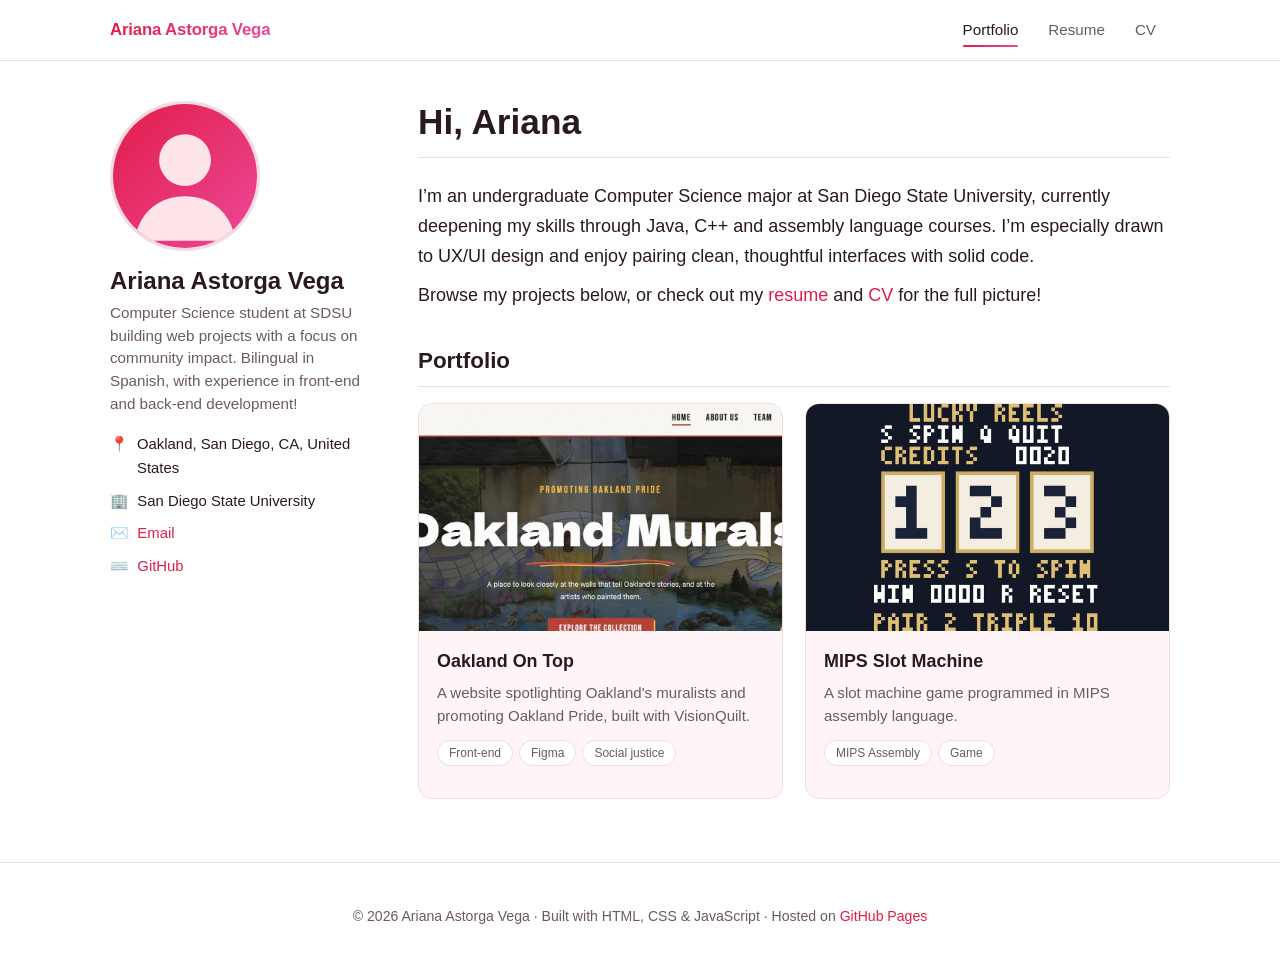
<file: index.html>
<!DOCTYPE html>
<html lang="en">
<head>
  <meta charset="utf-8">
  <meta name="viewport" content="width=device-width, initial-scale=1, viewport-fit=cover">
  <meta name="color-scheme" content="light dark">
  <meta name="theme-color" content="#ffffff" media="(prefers-color-scheme: light)">
  <meta name="theme-color" content="#140d11" media="(prefers-color-scheme: dark)">
  <title>Ariana Astorga Vega | Portfolio</title>
  <meta name="description" content="Portfolio, resume and CV of Ariana Astorga Vega">
  <!-- CHANGE PICTURE: browser tab icon. Put your image in the images/ folder and change the file name below (small square image, PNG or SVG) -->
  <link rel="icon" href="images/profile.svg" type="image/svg+xml">
  <link rel="stylesheet" href="assets/css/main.css">
  <script>document.documentElement.className += ' js';</script>
</head>
<body>
  <a class="skip" href="#main">Skip to content</a>
  <div class="progress" aria-hidden="true"></div>
  <header class="masthead">
    <div class="masthead-inner">
      <a class="site-title" href="index.html"><span>Ariana Astorga Vega</span></a>
      <button class="nav-toggle" type="button" aria-label="Menu" aria-expanded="false" aria-controls="site-nav"><span></span><span></span><span></span></button>
      <nav class="site-nav" id="site-nav" aria-label="Main">
        <a href="index.html#portfolio" data-spy="portfolio">Portfolio</a>
        <a href="resume.html">Resume</a>
        <a href="cv.html">CV</a>
      </nav>
    </div>
  </header>
  <div class="page-wrap">
    <!-- EDIT: sidebar profile (use Find & Replace to change it everywhere) -->
    <aside class="sidebar">
      <!-- CHANGE PICTURE: your profile photo. Put it in the images/ folder and change the file name below (square photo works best, e.g. 500x500) -->
      <img class="avatar" src="images/profile.svg" alt="Ariana Astorga Vega">
      <h2 class="author-name">Ariana Astorga Vega</h2>
      <p class="author-bio">Computer Science student at SDSU building web projects with a focus on community impact. Bilingual in Spanish, with experience in front-end and back-end development!</p>
      <ul class="author-links">
        <li><span class="ico">📍</span>Oakland, San Diego, CA, United States</li>
        <li><span class="ico">🏢</span>San Diego State University</li>
        <li><span class="ico">✉️</span><a href="mailto:astorgavega.ariana@gmail.com">Email</a></li>
        <li><span class="ico">⌨️</span><a href="https://github.com/ariana-av" rel="me">GitHub</a></li>
        <!-- <li><span class="ico">💼</span><a href="https://www.linkedin.com/in/USERNAME" rel="me">LinkedIn</a></li> -->
      </ul>
    </aside>
    <main id="main" class="content">
      <article>
        <header class="page-header"><h1>Hi, Ariana</h1></header>
        <div class="prose">
          <!-- EDIT: your short description -->
          <p>I’m an undergraduate Computer Science major at San Diego State University, currently deepening my skills through Java, C++ and assembly language courses. I’m especially drawn to UX/UI design and enjoy pairing clean, thoughtful interfaces with solid code.</p>
          <p>Browse my projects below, or check out my <a href="resume.html">resume</a> and <a href="cv.html">CV</a> for the full picture!</p>
        </div>
        <section id="portfolio">
          <div class="prose"><h2>Portfolio</h2></div>
          <div class="grid">

            <article class="card reveal" style="--i:0">
              <!-- CHANGE PICTURE: Oakland On Top card image. Put your screenshot in images/ and change the file name in src below (wide image, about 800x500) -->
              <a class="card-media" href="project-one.html" tabindex="-1" aria-hidden="true"><img src="images/oakland-on-top.jpg" alt="" loading="lazy"></a>
              <div class="card-body">
                <h3 class="card-title"><a href="oakland-on-top.html">Oakland On Top</a></h3>
                <p>A website spotlighting Oakland's muralists and promoting Oakland Pride, built with VisionQuilt.</p>
                <p class="tags"><span class="tag">Front-end</span><span class="tag">Figma</span><span class="tag">Social justice</span></p>
              </div>
            </article>

            <article class="card reveal" style="--i:1">
              <!-- CHANGE PICTURE: MIPS Slot Machine card image (wide image, about 1280x800) -->
<a class="card-media" href="project-two.html" tabindex="-1" aria-hidden="true"><img src="images/mips-slot-machine-card.jpg" alt="" loading="lazy"></a>
              <div class="card-body">
                <h3 class="card-title"><a href="MIPS-slotgame.html">MIPS Slot Machine</a></h3>
                <p>A slot machine game programmed in MIPS assembly language.</p>
                <p class="tags"><span class="tag">MIPS Assembly</span><span class="tag">Game</span></p>
              </div>
            </article>

            <!-- THIRD PROJECT CARD (hidden for now). To show it later, delete the opening comment marker above this line and the closing marker below the card.
                 CHANGE PICTURE for this card: change the file name in the src below (wide image, about 800x500).
            <article class="card reveal" style="--i:2">
              <a class="card-media" href="project-three.html" tabindex="-1" aria-hidden="true"><img src="images/project-3.svg" alt="" loading="lazy"></a>
              <div class="card-body">
                <h3 class="card-title"><a href="project-three.html">Project Three</a></h3>
                <p>Research, design or open-source work you are proud of.</p>
                <p class="tags"><span class="tag">Research</span><span class="tag">Open source</span></p>
              </div>
            </article>
            -->

          </div>
        </section>
      </article>
    </main>
  </div>
  <footer class="site-footer"><p>© 2026 Ariana Astorga Vega · Built with HTML, CSS &amp; JavaScript · Hosted on <a href="https://pages.github.com">GitHub Pages</a></p></footer>
  <button class="to-top" type="button" aria-label="Back to top">↑</button>
  <script src="assets/js/main.js"></script>
</body>
</html>
</file>
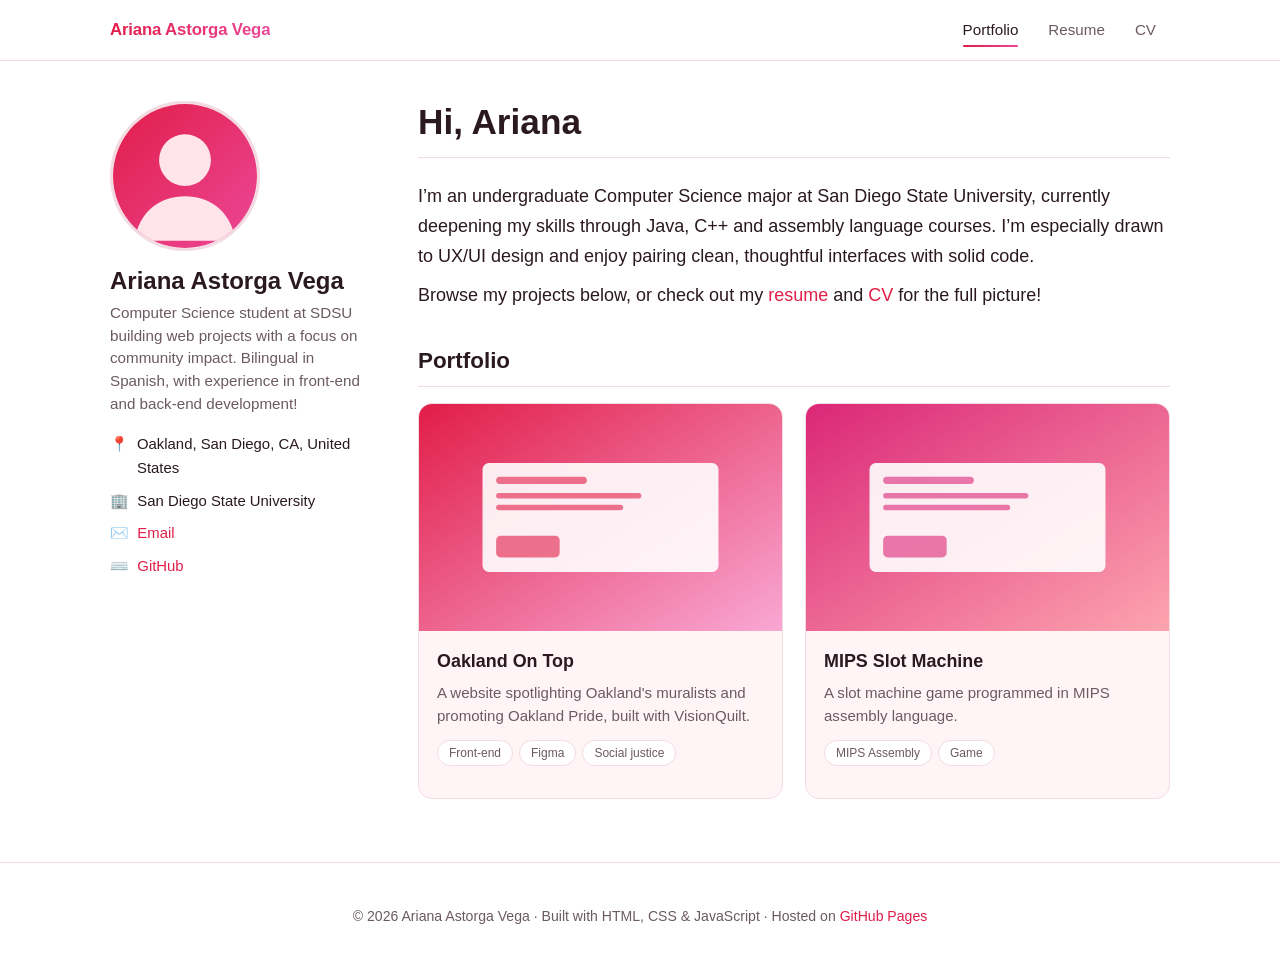
<file: portfolio-v4/index.html>
<!DOCTYPE html>
<html lang="en">
<head>
  <meta charset="utf-8">
  <meta name="viewport" content="width=device-width, initial-scale=1, viewport-fit=cover">
  <meta name="color-scheme" content="light dark">
  <meta name="theme-color" content="#ffffff" media="(prefers-color-scheme: light)">
  <meta name="theme-color" content="#140d11" media="(prefers-color-scheme: dark)">
  <title>Ariana Astorga Vega | Portfolio</title>
  <meta name="description" content="Portfolio, resume and CV of Ariana Astorga Vega">
  <!-- CHANGE PICTURE: browser tab icon. Put your image in the images/ folder and change the file name below (small square image, PNG or SVG) -->
  <link rel="icon" href="images/profile.svg" type="image/svg+xml">
  <link rel="stylesheet" href="assets/css/main.css">
  <script>document.documentElement.className += ' js';</script>
</head>
<body>
  <a class="skip" href="#main">Skip to content</a>
  <div class="progress" aria-hidden="true"></div>
  <header class="masthead">
    <div class="masthead-inner">
      <a class="site-title" href="index.html"><span>Ariana Astorga Vega</span></a>
      <button class="nav-toggle" type="button" aria-label="Menu" aria-expanded="false" aria-controls="site-nav"><span></span><span></span><span></span></button>
      <nav class="site-nav" id="site-nav" aria-label="Main">
        <a href="index.html#portfolio" data-spy="portfolio">Portfolio</a>
        <a href="resume.html">Resume</a>
        <a href="cv.html">CV</a>
      </nav>
    </div>
  </header>
  <div class="page-wrap">
    <!-- EDIT: sidebar profile (use Find & Replace to change it everywhere) -->
    <aside class="sidebar">
      <!-- CHANGE PICTURE: your profile photo. Put it in the images/ folder and change the file name below (square photo works best, e.g. 500x500) -->
      <img class="avatar" src="images/profile.svg" alt="Ariana Astorga Vega">
      <h2 class="author-name">Ariana Astorga Vega</h2>
      <p class="author-bio">Computer Science student at SDSU building web projects with a focus on community impact. Bilingual in Spanish, with experience in front-end and back-end development!</p>
      <ul class="author-links">
        <li><span class="ico">📍</span>Oakland, San Diego, CA, United States</li>
        <li><span class="ico">🏢</span>San Diego State University</li>
        <li><span class="ico">✉️</span><a href="mailto:astorgavega.ariana@gmail.com">Email</a></li>
        <li><span class="ico">⌨️</span><a href="https://github.com/ariana-av" rel="me">GitHub</a></li>
        <!-- <li><span class="ico">💼</span><a href="https://www.linkedin.com/in/USERNAME" rel="me">LinkedIn</a></li> -->
      </ul>
    </aside>
    <main id="main" class="content">
      <article>
        <header class="page-header"><h1>Hi, Ariana</h1></header>
        <div class="prose">
          <!-- EDIT: your short description -->
          <p>I’m an undergraduate Computer Science major at San Diego State University, currently deepening my skills through Java, C++ and assembly language courses. I’m especially drawn to UX/UI design and enjoy pairing clean, thoughtful interfaces with solid code.</p>
          <p>Browse my projects below, or check out my <a href="resume.html">resume</a> and <a href="cv.html">CV</a> for the full picture!</p>
        </div>
        <section id="portfolio">
          <div class="prose"><h2>Portfolio</h2></div>
          <div class="grid">

            <article class="card reveal" style="--i:0">
              <!-- CHANGE PICTURE: Oakland On Top card image. Put your screenshot in images/ and change the file name in src below (wide image, about 800x500) -->
              <a class="card-media" href="oakland-on-top.html" tabindex="-1" aria-hidden="true"><img src="images/project-1.svg" alt="" loading="lazy"></a>
              <div class="card-body">
                <h3 class="card-title"><a href="oakland-on-top.html">Oakland On Top</a></h3>
                <p>A website spotlighting Oakland's muralists and promoting Oakland Pride, built with VisionQuilt.</p>
                <p class="tags"><span class="tag">Front-end</span><span class="tag">Figma</span><span class="tag">Social justice</span></p>
              </div>
            </article>

            <article class="card reveal" style="--i:1">
              <!-- CHANGE PICTURE: MIPS Slot Machine card image. Put your screenshot in images/ and change the file name in src below (wide image, about 800x500) -->
              <a class="card-media" href="MIPS-slotgame.html" tabindex="-1" aria-hidden="true"><img src="images/project-2.svg" alt="" loading="lazy"></a>
              <div class="card-body">
                <h3 class="card-title"><a href="MIPS-slotgame.html">MIPS Slot Machine</a></h3>
                <p>A slot machine game programmed in MIPS assembly language.</p>
                <p class="tags"><span class="tag">MIPS Assembly</span><span class="tag">Game</span></p>
              </div>
            </article>

            <!-- THIRD PROJECT CARD (hidden for now). To show it later, delete the opening comment marker above this line and the closing marker below the card.
                 CHANGE PICTURE for this card: change the file name in the src below (wide image, about 800x500).
            <article class="card reveal" style="--i:2">
              <a class="card-media" href="project-three.html" tabindex="-1" aria-hidden="true"><img src="images/project-3.svg" alt="" loading="lazy"></a>
              <div class="card-body">
                <h3 class="card-title"><a href="project-three.html">Project Three</a></h3>
                <p>Research, design or open-source work you are proud of.</p>
                <p class="tags"><span class="tag">Research</span><span class="tag">Open source</span></p>
              </div>
            </article>
            -->

          </div>
        </section>
      </article>
    </main>
  </div>
  <footer class="site-footer"><p>© 2026 Ariana Astorga Vega · Built with HTML, CSS &amp; JavaScript · Hosted on <a href="https://pages.github.com">GitHub Pages</a></p></footer>
  <button class="to-top" type="button" aria-label="Back to top">↑</button>
  <script src="assets/js/main.js"></script>
</body>
</html>
</file>
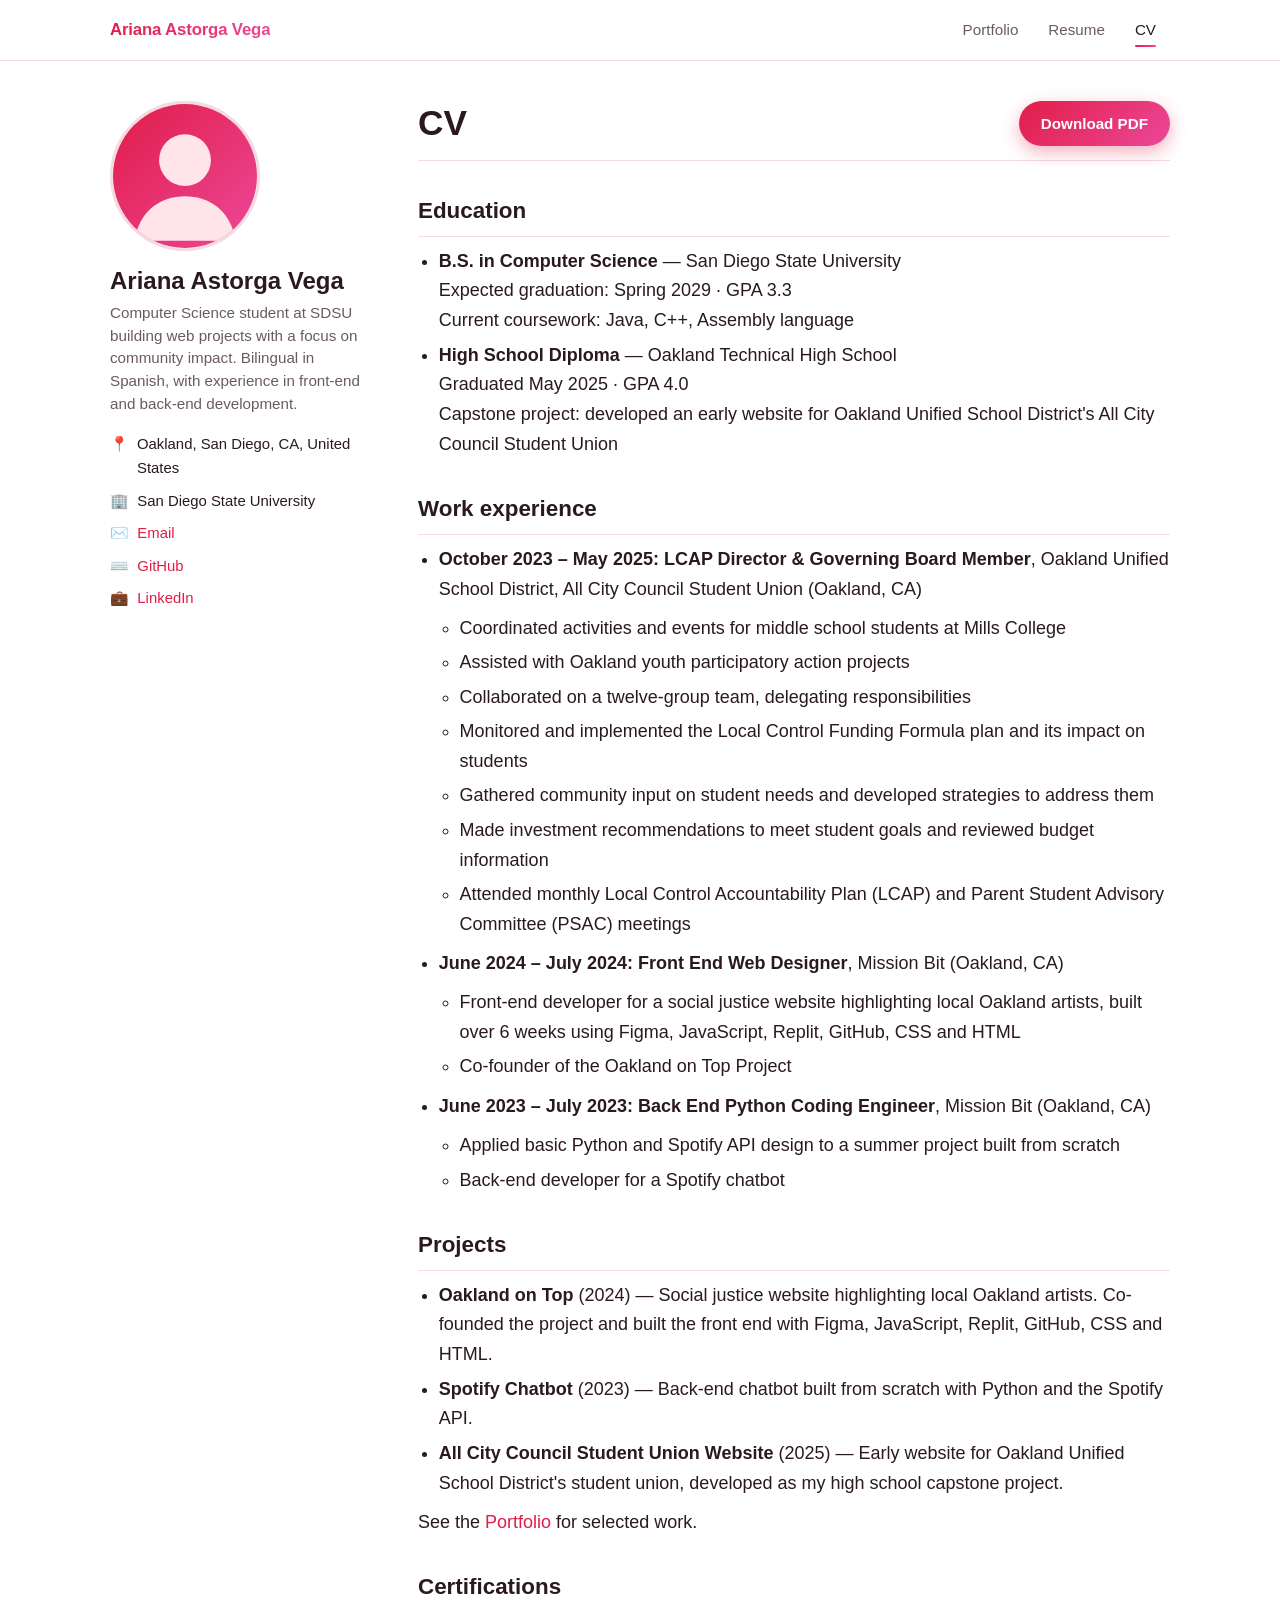
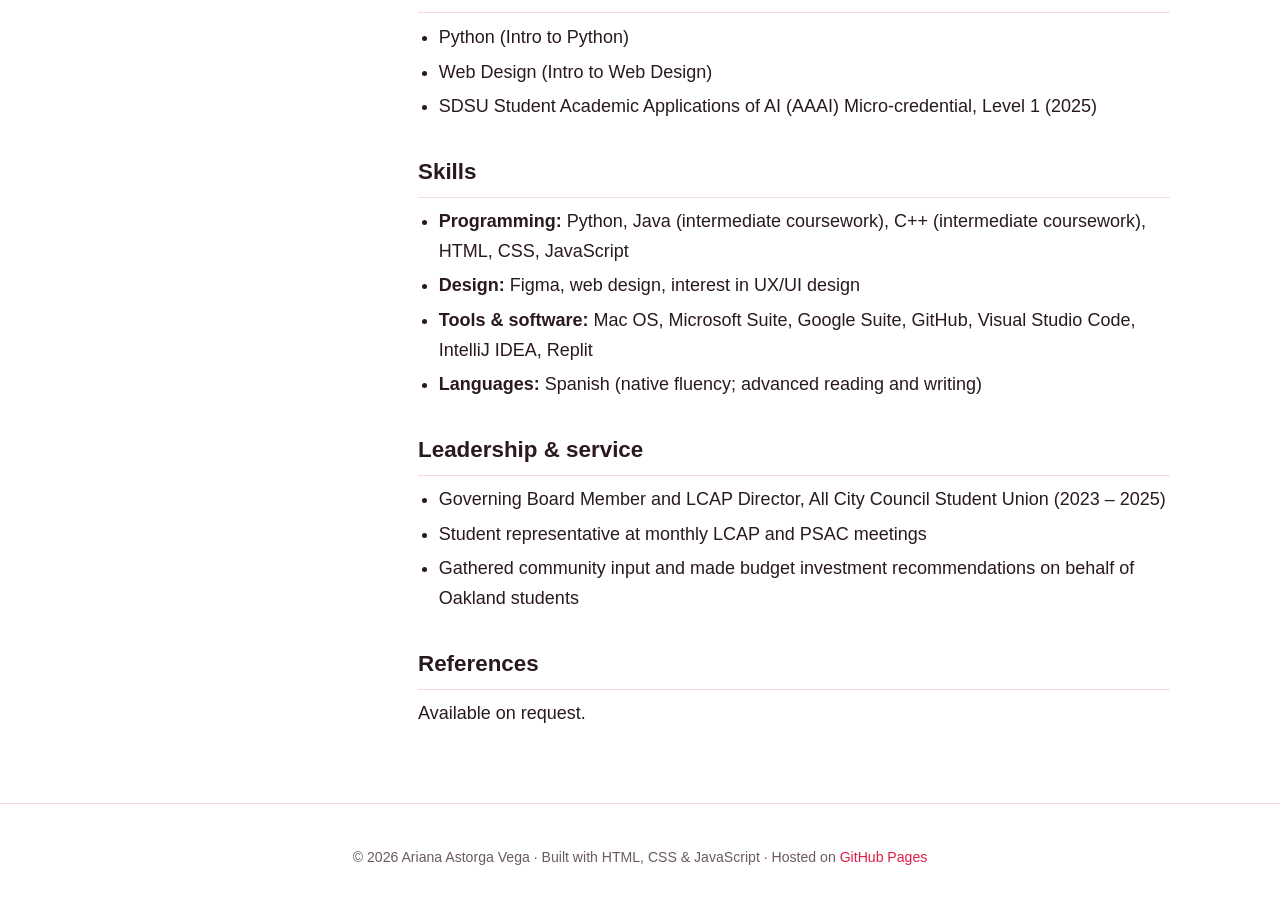
<file: cv.html>
<!DOCTYPE html>
<html lang="en">
<head>
  <meta charset="utf-8">
  <meta name="viewport" content="width=device-width, initial-scale=1, viewport-fit=cover">
  <meta name="color-scheme" content="light dark">
  <meta name="theme-color" content="#ffffff" media="(prefers-color-scheme: light)">
  <meta name="theme-color" content="#140d11" media="(prefers-color-scheme: dark)">
  <title>CV | Ariana Astorga Vega</title>
  <meta name="description" content="Portfolio, resume and CV of Ariana Astorga Vega">
  <link rel="icon" href="images/profile.svg" type="image/svg+xml">
  <link rel="stylesheet" href="assets/css/main.css">
  <script>document.documentElement.className += ' js';</script>
</head>
<body>
  <a class="skip" href="#main">Skip to content</a>
  <div class="progress" aria-hidden="true"></div>
  <header class="masthead">
    <div class="masthead-inner">
      <a class="site-title" href="index.html"><span>Ariana Astorga Vega</span></a>
      <button class="nav-toggle" type="button" aria-label="Menu" aria-expanded="false" aria-controls="site-nav"><span></span><span></span><span></span></button>
      <nav class="site-nav" id="site-nav" aria-label="Main">
        <a href="index.html#portfolio" data-spy="portfolio">Portfolio</a>
        <a href="resume.html">Resume</a>
        <a href="cv.html" class="active" aria-current="page">CV</a>
      </nav>
    </div>
  </header>
  <div class="page-wrap">
    <!-- EDIT: sidebar profile (use Find & Replace to change it everywhere) -->
    <aside class="sidebar">
      <img class="avatar" src="images/profile.svg" alt="Ariana Astorga Vega">
      <h2 class="author-name">Ariana Astorga Vega</h2>
      <p class="author-bio">Computer Science student at SDSU building web projects with a focus on community impact. Bilingual in Spanish, with experience in front-end and back-end development.</p>
      <ul class="author-links">
        <li><span class="ico">📍</span>Oakland, San Diego, CA, United States</li>
        <li><span class="ico">🏢</span>San Diego State University</li>
        <li><span class="ico">✉️</span><a href="mailto:astorgavega.ariana@gmail.com">Email</a></li>
        <li><span class="ico">⌨️</span><a href="https://github.com/ariana-av" rel="me">GitHub</a></li>
        <li><span class="ico">💼</span><a href="https://www.linkedin.com/in/USERNAME" rel="me">LinkedIn</a></li>
      </ul>
    </aside>
    <main id="main" class="content">
      <article>
        <header class="page-header"><h1>CV</h1><a class="button" href="files/cv.pdf">Download PDF</a></header>
        <div class="prose">
<h2>Education</h2>
<ul>
<li><strong>B.S. in Computer Science</strong> — San Diego State University<br>Expected graduation: Spring 2029 · GPA 3.3<br>Current coursework: Java, C++, Assembly language</li>
<li><strong>High School Diploma</strong> — Oakland Technical High School<br>Graduated May 2025 · GPA 4.0<br>Capstone project: developed an early website for Oakland Unified School District's All City Council Student Union</li>
</ul>

<h2>Work experience</h2>
<ul>
<li><strong>October 2023 – May 2025: LCAP Director &amp; Governing Board Member</strong>, Oakland Unified School District, All City Council Student Union (Oakland, CA)
<ul>
<li>Coordinated activities and events for middle school students at Mills College</li>
<li>Assisted with Oakland youth participatory action projects</li>
<li>Collaborated on a twelve-group team, delegating responsibilities</li>
<li>Monitored and implemented the Local Control Funding Formula plan and its impact on students</li>
<li>Gathered community input on student needs and developed strategies to address them</li>
<li>Made investment recommendations to meet student goals and reviewed budget information</li>
<li>Attended monthly Local Control Accountability Plan (LCAP) and Parent Student Advisory Committee (PSAC) meetings</li>
</ul>
</li>
<li><strong>June 2024 – July 2024: Front End Web Designer</strong>, Mission Bit (Oakland, CA)
<ul>
<li>Front-end developer for a social justice website highlighting local Oakland artists, built over 6 weeks using Figma, JavaScript, Replit, GitHub, CSS and HTML</li>
<li>Co-founder of the Oakland on Top Project</li>
</ul>
</li>
<li><strong>June 2023 – July 2023: Back End Python Coding Engineer</strong>, Mission Bit (Oakland, CA)
<ul>
<li>Applied basic Python and Spotify API design to a summer project built from scratch</li>
<li>Back-end developer for a Spotify chatbot</li>
</ul>
</li>
</ul>

<h2>Projects</h2>
<ul>
<li><strong>Oakland on Top</strong> (2024) — Social justice website highlighting local Oakland artists. Co-founded the project and built the front end with Figma, JavaScript, Replit, GitHub, CSS and HTML.</li>
<li><strong>Spotify Chatbot</strong> (2023) — Back-end chatbot built from scratch with Python and the Spotify API.</li>
<li><strong>All City Council Student Union Website</strong> (2025) — Early website for Oakland Unified School District's student union, developed as my high school capstone project.</li>
</ul>
<p>See the <a href="index.html#portfolio">Portfolio</a> for selected work.</p>

<h2>Certifications</h2>
<ul>
<li>Python (Intro to Python)</li>
<li>Web Design (Intro to Web Design)</li>
<li>SDSU Student Academic Applications of AI (AAAI) Micro-credential, Level 1 (2025)</li>
</ul>

<h2>Skills</h2>
<ul>
<li><strong>Programming:</strong> Python, Java (intermediate coursework), C++ (intermediate coursework), HTML, CSS, JavaScript</li>
<li><strong>Design:</strong> Figma, web design, interest in UX/UI design</li>
<li><strong>Tools &amp; software:</strong> Mac OS, Microsoft Suite, Google Suite, GitHub, Visual Studio Code, IntelliJ IDEA, Replit</li>
<li><strong>Languages:</strong> Spanish (native fluency; advanced reading and writing)</li>
</ul>

<h2>Leadership &amp; service</h2>
<ul>
<li>Governing Board Member and LCAP Director, All City Council Student Union (2023 – 2025)</li>
<li>Student representative at monthly LCAP and PSAC meetings</li>
<li>Gathered community input and made budget investment recommendations on behalf of Oakland students</li>
</ul>

<h2>References</h2>
<p>Available on request.</p>
        </div>
      </article>
    </main>
  </div>
  <footer class="site-footer"><p>© 2026 Ariana Astorga Vega · Built with HTML, CSS &amp; JavaScript · Hosted on <a href="https://pages.github.com">GitHub Pages</a></p></footer>
  <button class="to-top" type="button" aria-label="Back to top">↑</button>
  <script src="assets/js/main.js"></script>
</body>
</html>
</file>
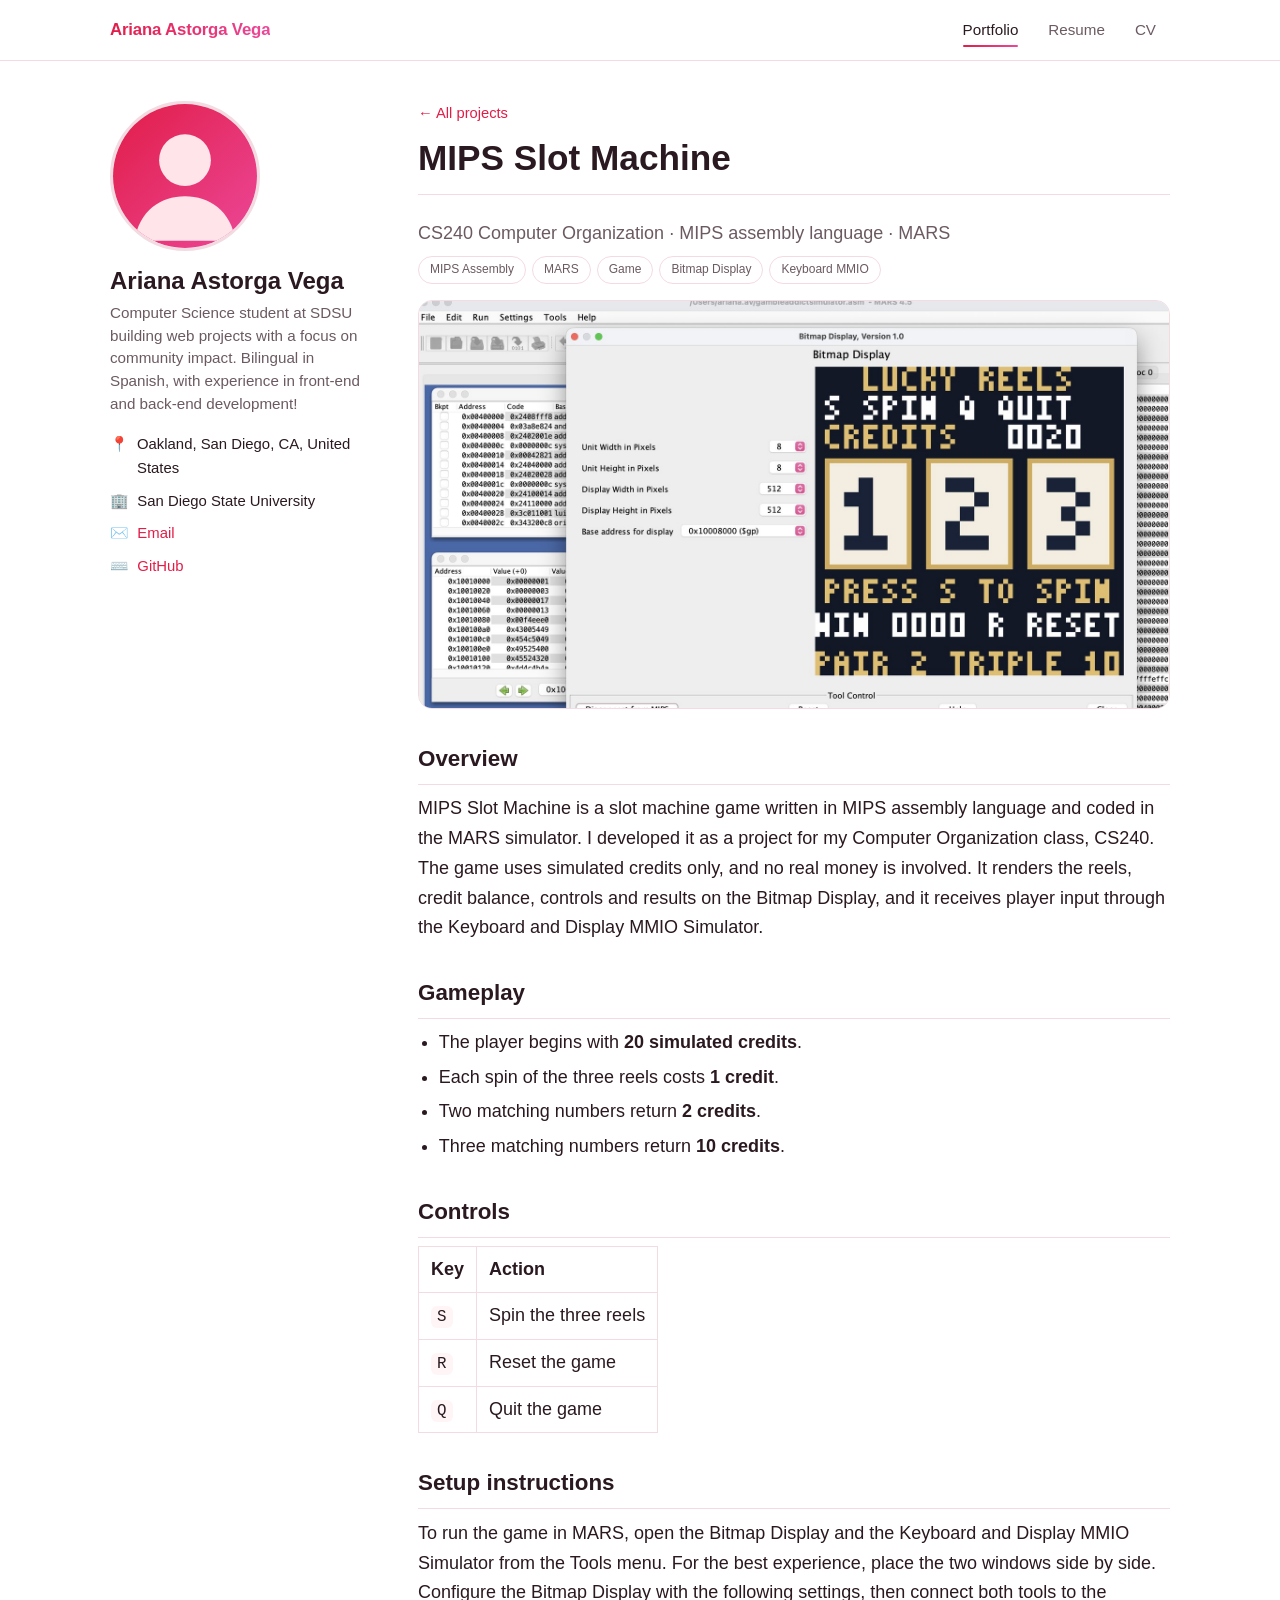
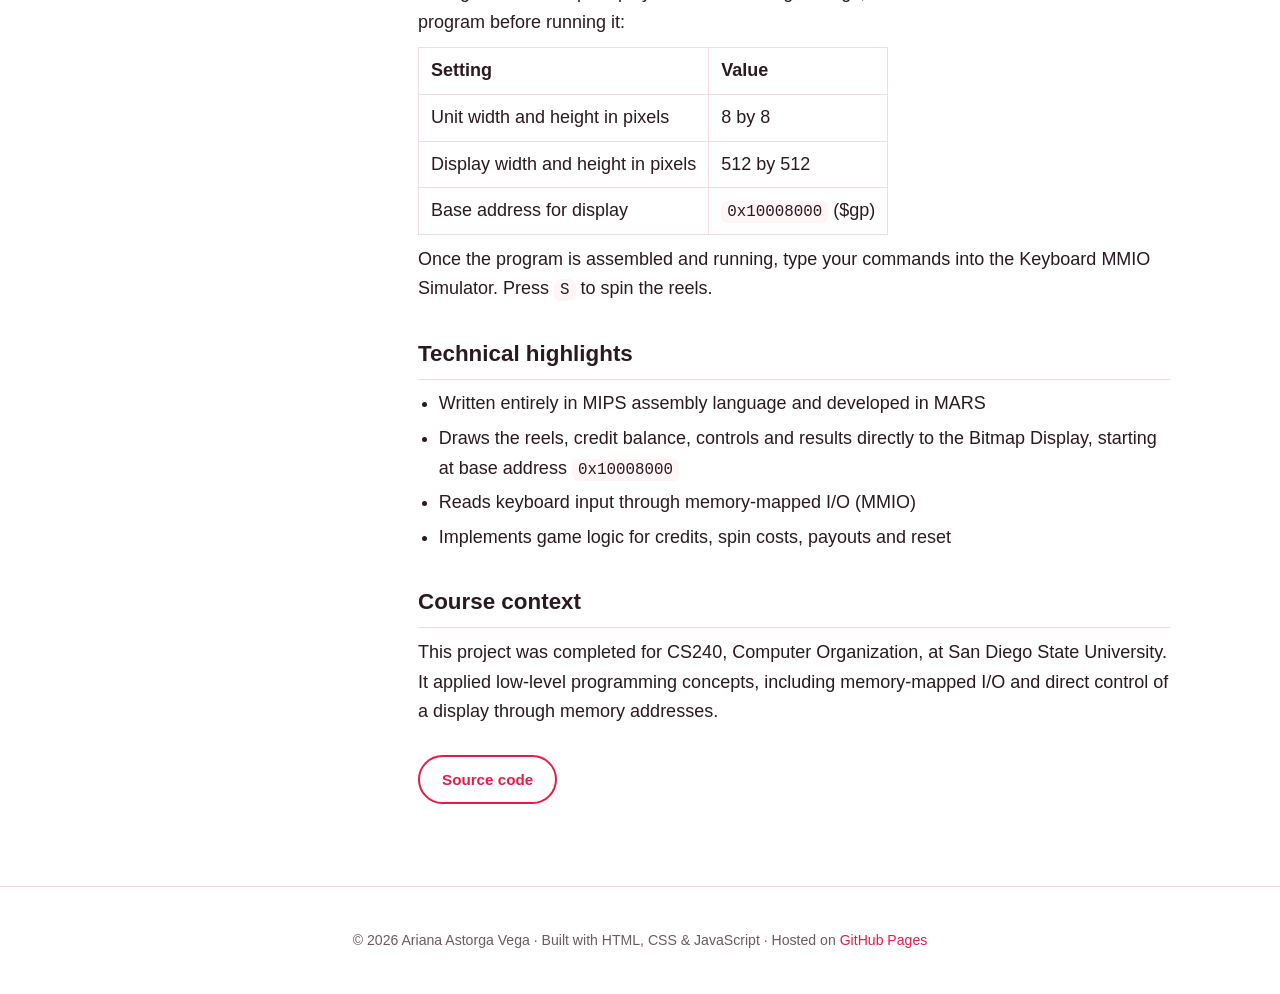
<file: MIPS-slotgame.html>
<!DOCTYPE html>
<html lang="en">
<head>
  <meta charset="utf-8">
  <meta name="viewport" content="width=device-width, initial-scale=1, viewport-fit=cover">
  <meta name="color-scheme" content="light dark">
  <meta name="theme-color" content="#ffffff" media="(prefers-color-scheme: light)">
  <meta name="theme-color" content="#140d11" media="(prefers-color-scheme: dark)">
  <title>MIPS Slot Machine| Ariana Astorga Vega</title>
  <meta name="description" content="MIPS Slot Machine: a slot machine game written in MIPS assembly language using the MARS simulator for CS240 Computer Organization.">
  <!-- UPDATE PHOT HERE -->
  <link rel="icon" href="images/profile.svg" type="image/svg+xml">
  <link rel="stylesheet" href="assets/css/main.css">
  <script>document.documentElement.className += ' js';</script>
</head>
<body>
  <a class="skip" href="#main">Skip to content</a>
  <div class="progress" aria-hidden="true"></div>
  <header class="masthead">
    <div class="masthead-inner">
      <a class="site-title" href="index.html"><span>Ariana Astorga Vega</span></a>
      <button class="nav-toggle" type="button" aria-label="Menu" aria-expanded="false" aria-controls="site-nav"><span></span><span></span><span></span></button>
      <nav class="site-nav" id="site-nav" aria-label="Main">
        <a href="index.html#portfolio" class="active" aria-current="page">Portfolio</a>
        <a href="resume.html">Resume</a>
        <a href="cv.html">CV</a>
      </nav>
    </div>
  </header>
  <div class="page-wrap">
    <!-- EDIT: sidebar profile (use Find & Replace to change it everywhere) -->
    <aside class="sidebar">
      <img class="avatar" src="images/profile.svg" alt="Ariana Astorga Vega">
      <h2 class="author-name">Ariana Astorga Vega</h2>
      <p class="author-bio">Computer Science student at SDSU building web projects with a focus on community impact. Bilingual in Spanish, with experience in front-end and back-end development!</p>
      <ul class="author-links">
        <li><span class="ico">📍</span>Oakland, San Diego, CA, United States</li>
        <li><span class="ico">🏢</span>San Diego State University</li>
        <li><span class="ico">✉️</span><a href="mailto:astorgavega.ariana@gmail.com">Email</a></li>
        <li><span class="ico">⌨️</span><a href="https://github.com/ariana-av" rel="me">GitHub</a></li>
        <!-- <li><span class="ico">💼</span><a href="https://www.linkedin.com/in/USERNAME" rel="me">LinkedIn</a></li> -->
      </ul>
    </aside>
    <main id="main" class="content">
      <article>
        <p class="crumb"><a href="index.html#portfolio">← All projects</a></p>
        <header class="page-header"><h1>MIPS Slot Machine</h1></header>
        <p class="meta">CS240 Computer Organization · MIPS assembly language · MARS</p>
        <p class="tags"><span class="tag">MIPS Assembly</span><span class="tag">MARS</span><span class="tag">Game</span><span class="tag">Bitmap Display</span><span class="tag">Keyboard MMIO</span></p>
        <!-- CHANGE PICTURE: project preview. Put a new screenshot in images/ and change the file name in src below (wide image, about 1600 wide) -->
<img class="hero-img" src="images/mips-slot-machine.jpg" alt="MARS simulator running the Gambling Addict Simulator, with the Bitmap Display showing the Lucky Reels slot machine and its display settings">
        <div class="prose">
<h2>Overview</h2>
<p>MIPS Slot Machine is a slot machine game written in MIPS assembly language and coded in the MARS simulator. I developed it as a project for my Computer Organization class, CS240. The game uses simulated credits only, and no real money is involved. It renders the reels, credit balance, controls and results on the Bitmap Display, and it receives player input through the Keyboard and Display MMIO Simulator.</p>

<h2>Gameplay</h2>
<ul>
<li>The player begins with <strong>20 simulated credits</strong>.</li>
<li>Each spin of the three reels costs <strong>1 credit</strong>.</li>
<li>Two matching numbers return <strong>2 credits</strong>.</li>
<li>Three matching numbers return <strong>10 credits</strong>.</li>
</ul>

<h2>Controls</h2>
<table>
<tr><th>Key</th><th>Action</th></tr>
<tr><td><code>S</code></td><td>Spin the three reels</td></tr>
<tr><td><code>R</code></td><td>Reset the game</td></tr>
<tr><td><code>Q</code></td><td>Quit the game</td></tr>
</table>

<h2>Setup instructions</h2>
<p>To run the game in MARS, open the Bitmap Display and the Keyboard and Display MMIO Simulator from the Tools menu. For the best experience, place the two windows side by side. Configure the Bitmap Display with the following settings, then connect both tools to the program before running it:</p>
<table>
<tr><th>Setting</th><th>Value</th></tr>
<tr><td>Unit width and height in pixels</td><td>8 by 8</td></tr>
<tr><td>Display width and height in pixels</td><td>512 by 512</td></tr>
<tr><td>Base address for display</td><td><code>0x10008000</code> ($gp)</td></tr>
</table>
<p>Once the program is assembled and running, type your commands into the Keyboard MMIO Simulator. Press <code>S</code> to spin the reels.</p>

<h2>Technical highlights</h2>
<ul>
<li>Written entirely in MIPS assembly language and developed in MARS</li>
<li>Draws the reels, credit balance, controls and results directly to the Bitmap Display, starting at base address <code>0x10008000</code></li>
<li>Reads keyboard input through memory-mapped I/O (MMIO)</li>
<li>Implements game logic for credits, spin costs, payouts and reset</li>
</ul>

<h2>Course context</h2>
<p>This project was completed for CS240, Computer Organization, at San Diego State University. It applied low-level programming concepts, including memory-mapped I/O and direct control of a display through memory addresses.</p>
        </div>
        <p class="project-links"><a class="button secondary" href="https://github.com/ariana-av">Source code</a></p>
      </article>
    </main>
  </div>
  <footer class="site-footer"><p>© 2026 Ariana Astorga Vega · Built with HTML, CSS &amp; JavaScript · Hosted on <a href="https://pages.github.com">GitHub Pages</a></p></footer>
  <button class="to-top" type="button" aria-label="Back to top">↑</button>
  <script src="assets/js/main.js"></script>
</body>
</html>
</file>
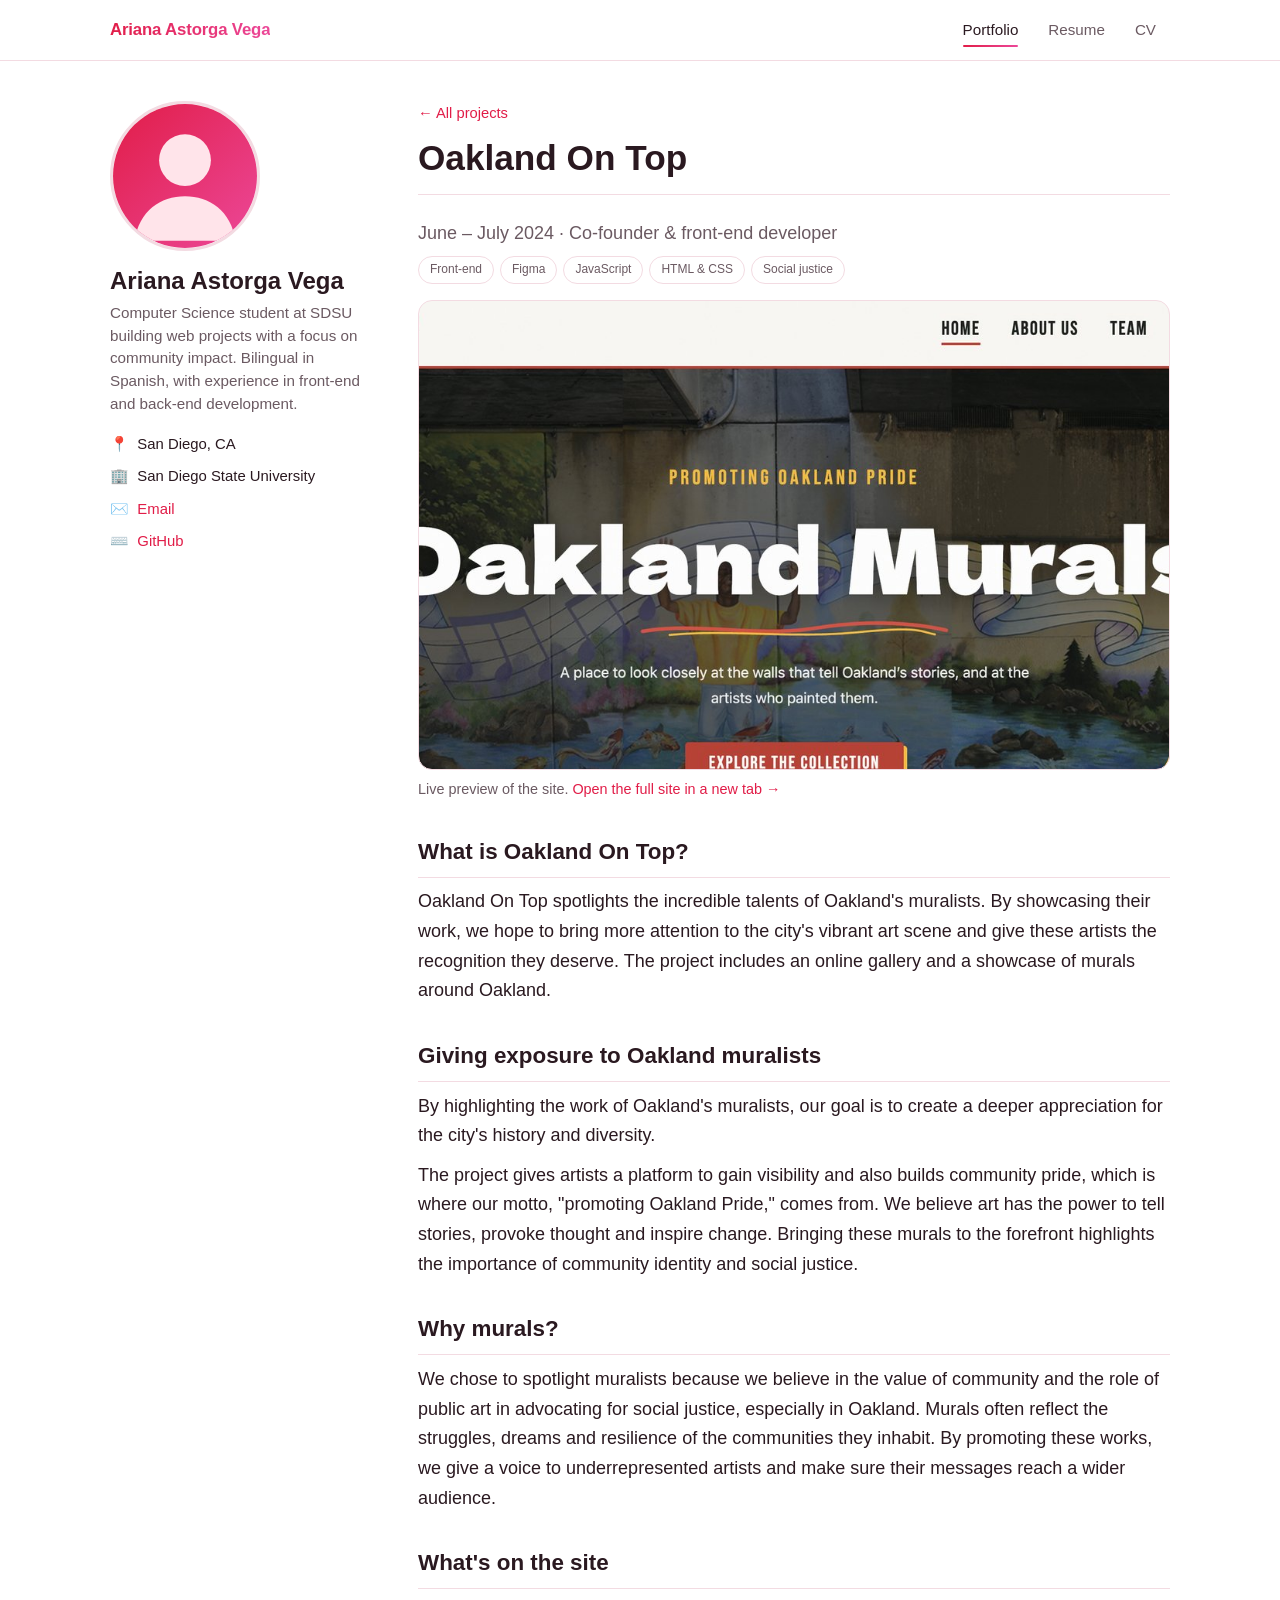
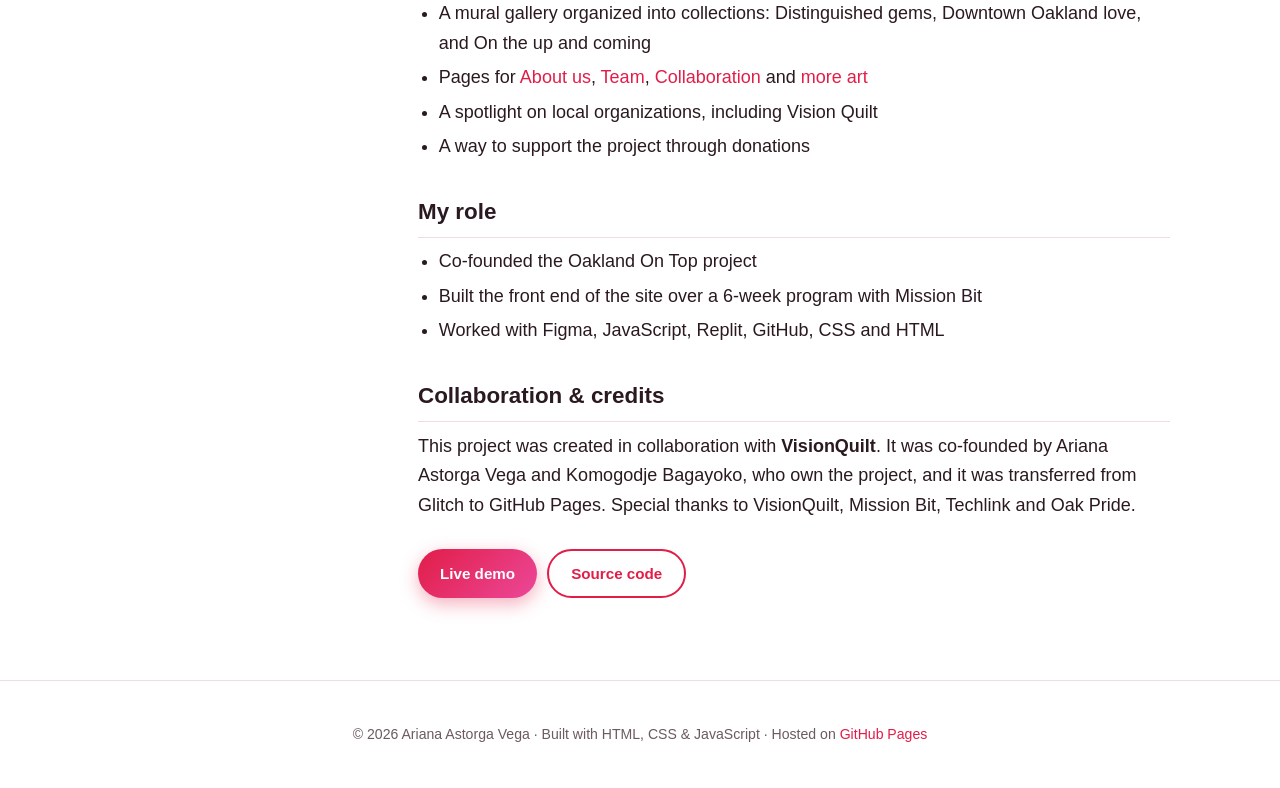
<file: oakland-on-top.html>
<!DOCTYPE html>
<html lang="en">
<head>
  <meta charset="utf-8">
  <meta name="viewport" content="width=device-width, initial-scale=1, viewport-fit=cover">
  <meta name="color-scheme" content="light dark">
  <meta name="theme-color" content="#ffffff" media="(prefers-color-scheme: light)">
  <meta name="theme-color" content="#140d11" media="(prefers-color-scheme: dark)">
  <title>Oakland On Top | Ariana Astorga Vega</title>
  <meta name="description" content="Oakland On Top: a website spotlighting Oakland's muralists, built in collaboration with VisionQuilt.">
  <!-- CHANGE PICTURE: browser tab icon (small square image in the images/ folder) -->
  <link rel="icon" href="images/profile.svg" type="image/svg+xml">
  <link rel="stylesheet" href="assets/css/main.css">
  <style>
    /* Live site preview (you don't need to add this to main.css) */
    .live-preview { position: relative; aspect-ratio: 16 / 10; margin: 16px 0 8px; border: 1px solid var(--border); border-radius: var(--radius); overflow: hidden;
      background: var(--surface) url("images/oakland-on-top.jpg") center / cover no-repeat; }
    .live-preview iframe { position: absolute; inset: 0; width: 100%; height: 100%; border: 0; background: transparent; }
    .preview-note { color: var(--muted); font-size: .9rem; margin: 0 0 8px; }
    @media (max-width: 700px) { .live-preview { aspect-ratio: 3 / 4; } }
  </style>
  <script>document.documentElement.className += ' js';</script>
</head>
<body>
  <a class="skip" href="#main">Skip to content</a>
  <div class="progress" aria-hidden="true"></div>
  <header class="masthead">
    <div class="masthead-inner">
      <a class="site-title" href="index.html"><span>Ariana Astorga Vega</span></a>
      <button class="nav-toggle" type="button" aria-label="Menu" aria-expanded="false" aria-controls="site-nav"><span></span><span></span><span></span></button>
      <nav class="site-nav" id="site-nav" aria-label="Main">
        <a href="index.html#portfolio" class="active" aria-current="page">Portfolio</a>
        <a href="resume.html">Resume</a>
        <a href="cv.html">CV</a>
      </nav>
    </div>
  </header>
  <div class="page-wrap">
    <!-- EDIT: sidebar profile (use Find & Replace to change it everywhere) -->
    <aside class="sidebar">
      <!-- CHANGE PICTURE: your profile photo (square image in the images/ folder) -->
      <img class="avatar" src="images/profile.svg" alt="Ariana Astorga Vega">
      <h2 class="author-name">Ariana Astorga Vega</h2>
      <p class="author-bio">Computer Science student at SDSU building web projects with a focus on community impact. Bilingual in Spanish, with experience in front-end and back-end development.</p>
      <ul class="author-links">
        <li><span class="ico">📍</span>San Diego, CA</li>
        <li><span class="ico">🏢</span>San Diego State University</li>
        <li><span class="ico">✉️</span><a href="mailto:astorgavega.ariana@gmail.com">Email</a></li>
        <li><span class="ico">⌨️</span><a href="https://github.com/ariana-av" rel="me">GitHub</a></li>
        <!-- <li><span class="ico">💼</span><a href="https://www.linkedin.com/in/USERNAME" rel="me">LinkedIn</a></li> -->
      </ul>
    </aside>
    <main id="main" class="content">
      <article>
        <p class="crumb"><a href="index.html#portfolio">← All projects</a></p>
        <header class="page-header"><h1>Oakland On Top</h1></header>
        <p class="meta">June – July 2024 · Co-founder &amp; front-end developer</p>
        <p class="tags"><span class="tag">Front-end</span><span class="tag">Figma</span><span class="tag">JavaScript</span><span class="tag">HTML &amp; CSS</span><span class="tag">Social justice</span></p>

        <!-- LIVE SITE PREVIEW: the real Oakland On Top website, embedded. The screenshot (images/oakland-on-top.jpg) shows while it loads or if it can't load. -->
        <div class="live-preview">
          <iframe src="https://ariana-av.github.io/Oakland-On-Top/" title="Live preview of the Oakland On Top website" loading="lazy" sandbox="allow-scripts allow-same-origin allow-popups allow-popups-to-escape-sandbox"></iframe>
        </div>
        <p class="preview-note">Live preview of the site. <a href="https://ariana-av.github.io/Oakland-On-Top/">Open the full site in a new tab →</a></p>

        <div class="prose">
<h2>What is Oakland On Top?</h2>
<p>Oakland On Top spotlights the incredible talents of Oakland's muralists. By showcasing their work, we hope to bring more attention to the city's vibrant art scene and give these artists the recognition they deserve. The project includes an online gallery and a showcase of murals around Oakland.</p>

<h2>Giving exposure to Oakland muralists</h2>
<p>By highlighting the work of Oakland's muralists, our goal is to create a deeper appreciation for the city's history and diversity.</p>
<p>The project gives artists a platform to gain visibility and also builds community pride, which is where our motto, "promoting Oakland Pride," comes from. We believe art has the power to tell stories, provoke thought and inspire change. Bringing these murals to the forefront highlights the importance of community identity and social justice.</p>

<h2>Why murals?</h2>
<p>We chose to spotlight muralists because we believe in the value of community and the role of public art in advocating for social justice, especially in Oakland. Murals often reflect the struggles, dreams and resilience of the communities they inhabit. By promoting these works, we give a voice to underrepresented artists and make sure their messages reach a wider audience.</p>

<h2>What's on the site</h2>
<ul>
<li>A mural gallery organized into collections: Distinguished gems, Downtown Oakland love, and On the up and coming</li>
<li>Pages for <a href="https://ariana-av.github.io/Oakland-On-Top/aboutus.html">About us</a>, <a href="https://ariana-av.github.io/Oakland-On-Top/team.html">Team</a>, <a href="https://ariana-av.github.io/Oakland-On-Top/collab.html">Collaboration</a> and <a href="https://ariana-av.github.io/Oakland-On-Top/more.html">more art</a></li>
<li>A spotlight on local organizations, including Vision Quilt</li>
<li>A way to support the project through donations</li>
</ul>

<h2>My role</h2>
<ul>
<li>Co-founded the Oakland On Top project</li>
<li>Built the front end of the site over a 6-week program with Mission Bit</li>
<li>Worked with Figma, JavaScript, Replit, GitHub, CSS and HTML</li>
</ul>

<h2>Collaboration &amp; credits</h2>
<p>This project was created in collaboration with <strong>VisionQuilt</strong>. It was co-founded by Ariana Astorga Vega and Komogodje Bagayoko, who own the project, and it was transferred from Glitch to GitHub Pages. Special thanks to VisionQuilt, Mission Bit, Techlink and Oak Pride.</p>
        </div>
        <p class="project-links">
          <a class="button" href="https://ariana-av.github.io/Oakland-On-Top/">Live demo</a>
          <a class="button secondary" href="https://github.com/ariana-av/Oakland-On-Top">Source code</a>
        </p>
      </article>
    </main>
  </div>
  <footer class="site-footer"><p>© 2026 Ariana Astorga Vega · Built with HTML, CSS &amp; JavaScript · Hosted on <a href="https://pages.github.com">GitHub Pages</a></p></footer>
  <button class="to-top" type="button" aria-label="Back to top">↑</button>
  <script src="assets/js/main.js"></script>
</body>
</html>
</file>
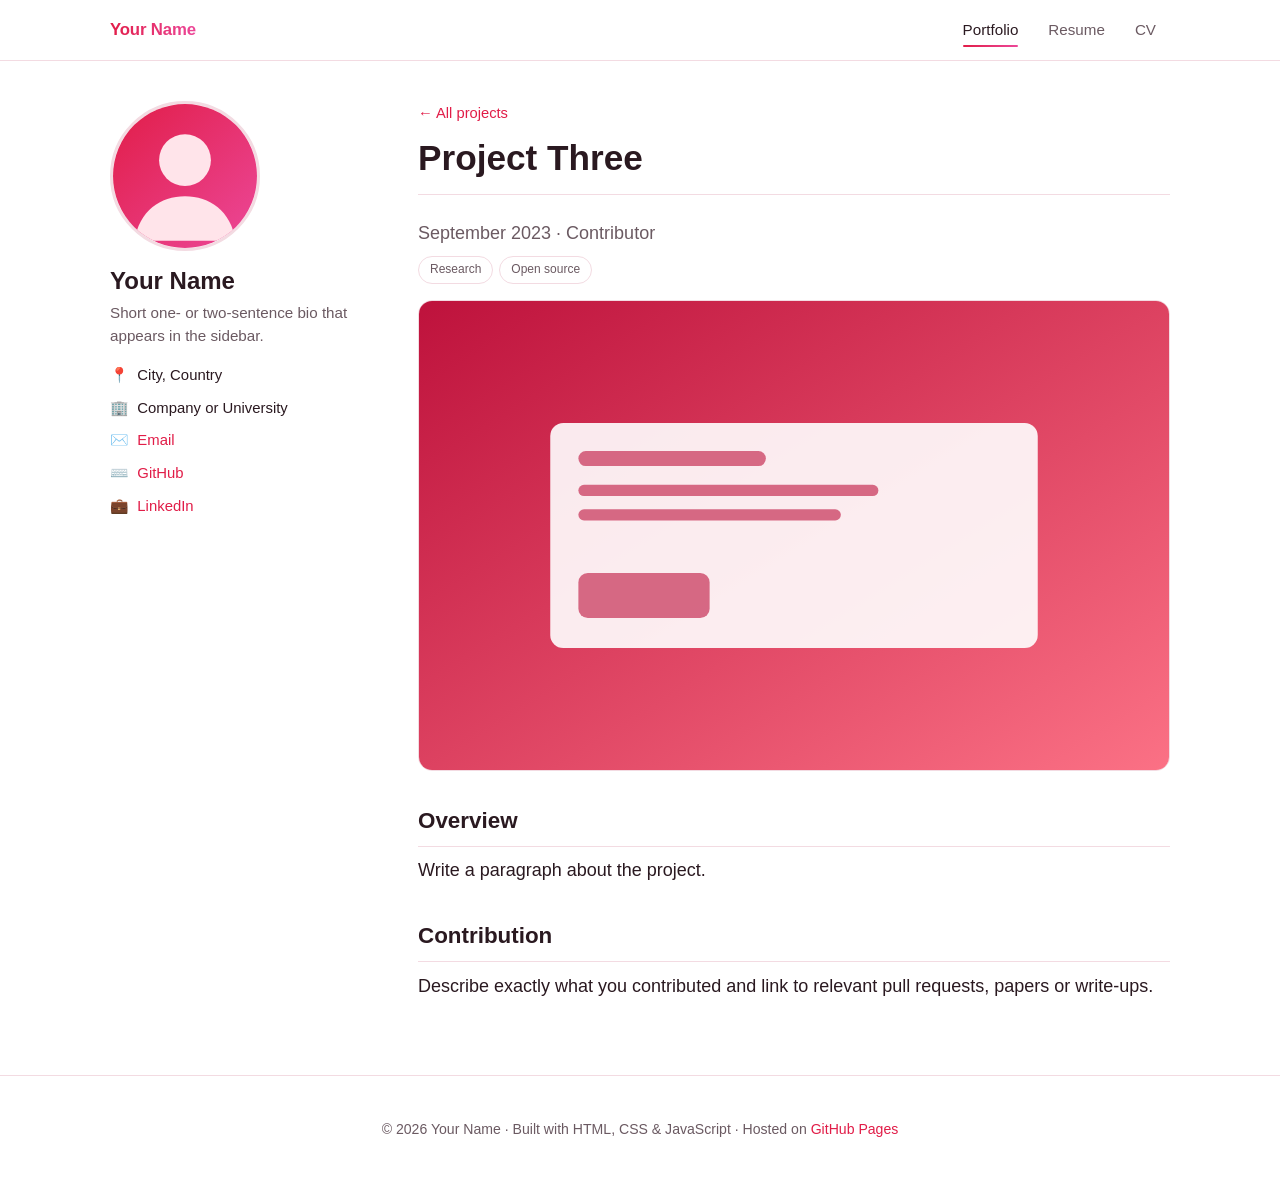
<file: project-three.html>
<!DOCTYPE html>
<html lang="en">
<head>
  <meta charset="utf-8">
  <meta name="viewport" content="width=device-width, initial-scale=1, viewport-fit=cover">
  <meta name="color-scheme" content="light dark">
  <meta name="theme-color" content="#ffffff" media="(prefers-color-scheme: light)">
  <meta name="theme-color" content="#140d11" media="(prefers-color-scheme: dark)">
  <title>Project Three | Your Name</title>
  <meta name="description" content="Portfolio, resume and CV of Your Name">
  <link rel="icon" href="images/profile.svg" type="image/svg+xml">
  <link rel="stylesheet" href="assets/css/main.css">
  <script>document.documentElement.className += ' js';</script>
</head>
<body>
  <a class="skip" href="#main">Skip to content</a>
  <div class="progress" aria-hidden="true"></div>
  <header class="masthead">
    <div class="masthead-inner">
      <a class="site-title" href="index.html"><span>Your Name</span></a>
      <button class="nav-toggle" type="button" aria-label="Menu" aria-expanded="false" aria-controls="site-nav"><span></span><span></span><span></span></button>
      <nav class="site-nav" id="site-nav" aria-label="Main">
        <a href="index.html#portfolio" class="active" aria-current="page">Portfolio</a>
        <a href="resume.html">Resume</a>
        <a href="cv.html">CV</a>
      </nav>
    </div>
  </header>
  <div class="page-wrap">
    <!-- EDIT: sidebar profile (use Find & Replace to change it everywhere) -->
    <aside class="sidebar">
      <img class="avatar" src="images/profile.svg" alt="Your Name">
      <h2 class="author-name">Your Name</h2>
      <p class="author-bio">Short one- or two-sentence bio that appears in the sidebar.</p>
      <ul class="author-links">
        <li><span class="ico">📍</span>City, Country</li>
        <li><span class="ico">🏢</span>Company or University</li>
        <li><span class="ico">✉️</span><a href="mailto:you@example.com">Email</a></li>
        <li><span class="ico">⌨️</span><a href="https://github.com/USERNAME" rel="me">GitHub</a></li>
        <li><span class="ico">💼</span><a href="https://www.linkedin.com/in/USERNAME" rel="me">LinkedIn</a></li>
      </ul>
    </aside>
    <main id="main" class="content">
      <article>
        <p class="crumb"><a href="index.html#portfolio">← All projects</a></p>
        <header class="page-header"><h1>Project Three</h1></header>
        <p class="meta">September 2023 · Contributor</p>
        <p class="tags"><span class="tag">Research</span><span class="tag">Open source</span></p>
        <img class="hero-img" src="images/project-3.svg" alt="">
        <div class="prose">
<h2>Overview</h2>
<p>Write a paragraph about the project.</p>
<h2>Contribution</h2>
<p>Describe exactly what you contributed and link to relevant pull requests, papers or write-ups.</p>
        </div>
        
      </article>
    </main>
  </div>
  <footer class="site-footer"><p>© 2026 Your Name · Built with HTML, CSS &amp; JavaScript · Hosted on <a href="https://pages.github.com">GitHub Pages</a></p></footer>
  <button class="to-top" type="button" aria-label="Back to top">↑</button>
  <script src="assets/js/main.js"></script>
</body>
</html>
</file>
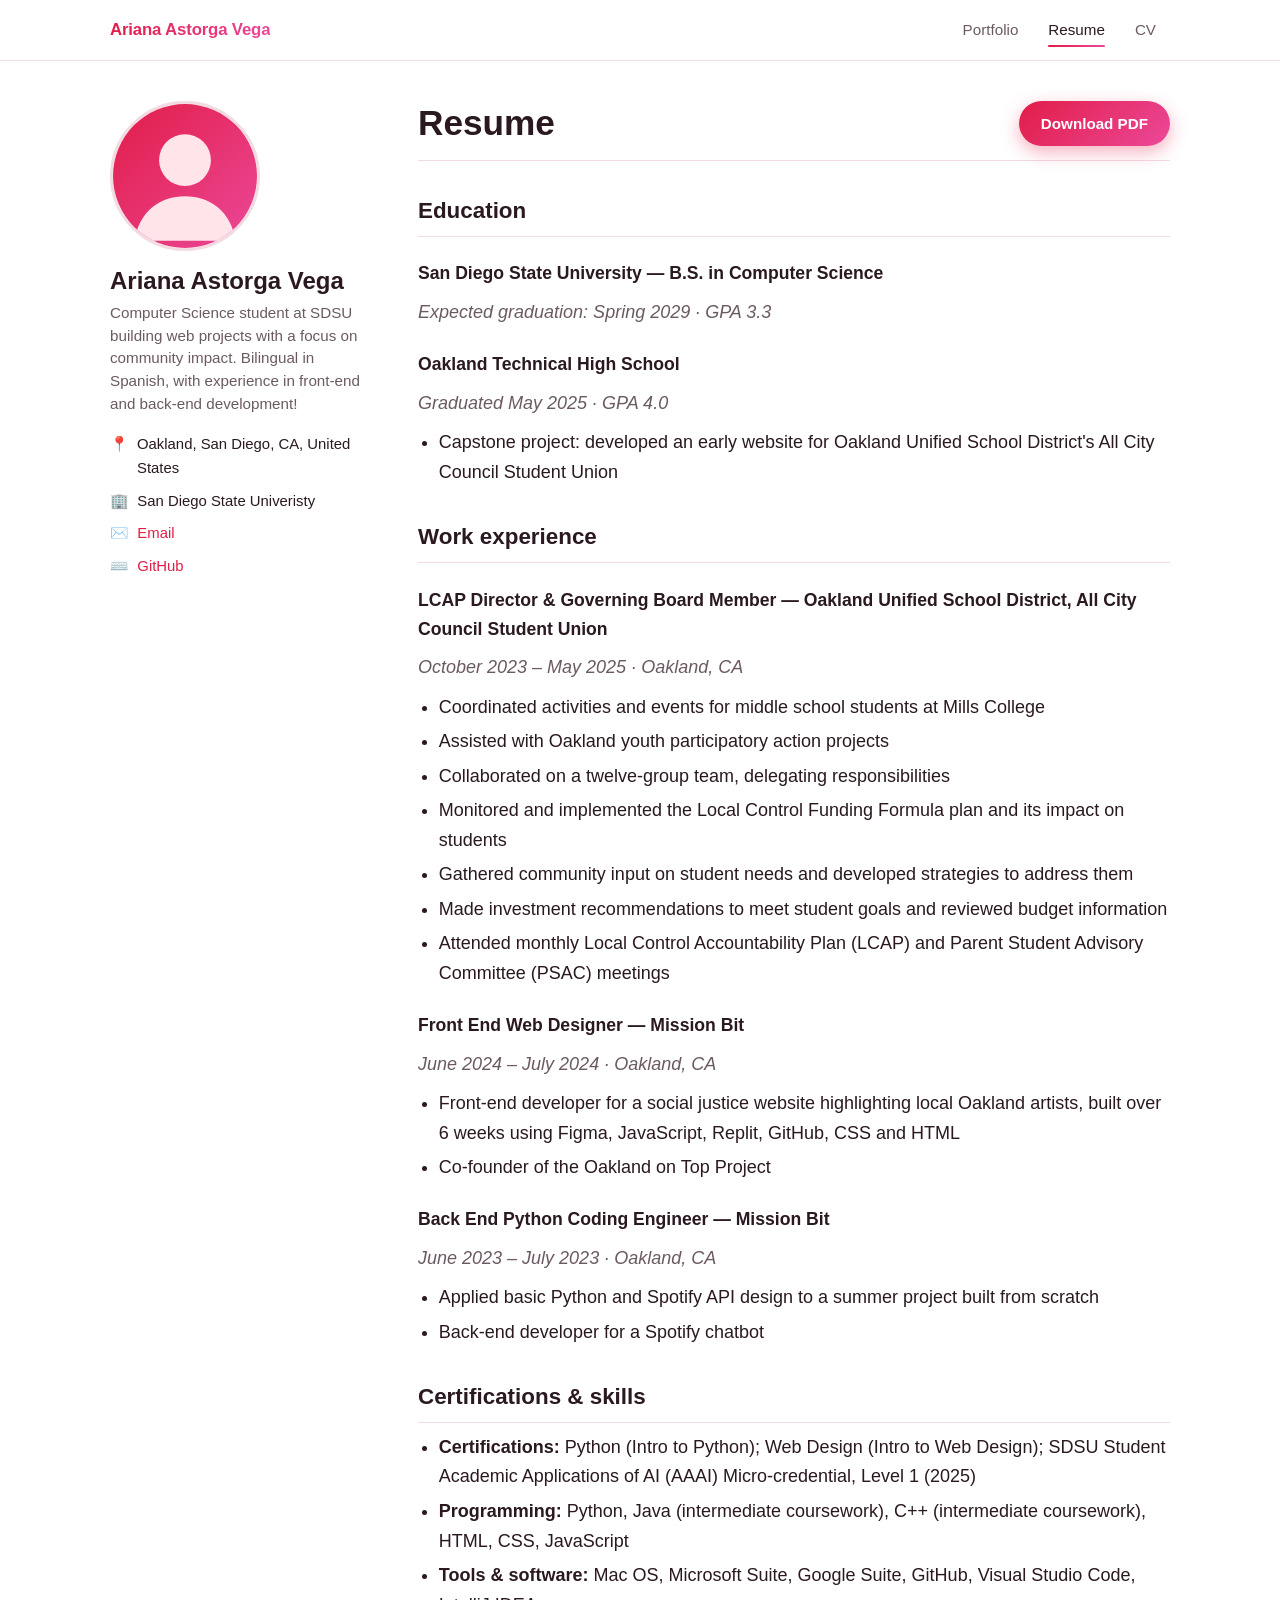
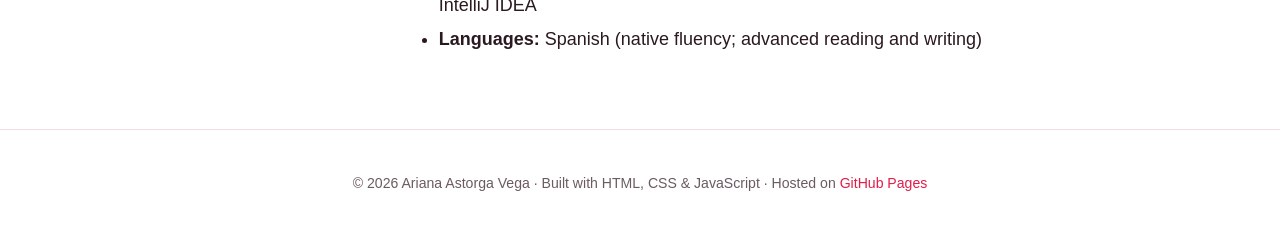
<file: resume.html>
<!DOCTYPE html>
<html lang="en">
<head>
  <meta charset="utf-8">
  <meta name="viewport" content="width=device-width, initial-scale=1, viewport-fit=cover">
  <meta name="color-scheme" content="light dark">
  <meta name="theme-color" content="#ffffff" media="(prefers-color-scheme: light)">
  <meta name="theme-color" content="#140d11" media="(prefers-color-scheme: dark)">
  <title>Resume | Ariana Astorga Vega</title>
  <meta name="description" content="Portfolio, resume and CV of Ariana Astorga Vega">
  <link rel="icon" href="images/profile.svg" type="image/svg+xml">
  <link rel="stylesheet" href="assets/css/main.css">
  <script>document.documentElement.className += ' js';</script>
</head>
<body>
  <a class="skip" href="#main">Skip to content</a>
  <div class="progress" aria-hidden="true"></div>
  <header class="masthead">
    <div class="masthead-inner">
      <a class="site-title" href="index.html"><span>Ariana Astorga Vega</span></a>
      <button class="nav-toggle" type="button" aria-label="Menu" aria-expanded="false" aria-controls="site-nav"><span></span><span></span><span></span></button>
      <nav class="site-nav" id="site-nav" aria-label="Main">
        <a href="index.html#portfolio" data-spy="portfolio">Portfolio</a>
        <a href="resume.html" class="active" aria-current="page">Resume</a>
        <a href="cv.html">CV</a>
      </nav>
    </div>
  </header>
  <div class="page-wrap">
    <!-- EDIT: sidebar profile (use Find & Replace to change it everywhere) -->
    <aside class="sidebar">
      <img class="avatar" src="images/profile.svg" alt="Ariana Astorga Vega">
      <h2 class="author-name">Ariana Astorga Vega</h2>
      <p class="author-bio">Computer Science student at SDSU building web projects with a focus on community impact.
         Bilingual in Spanish, with experience in front-end and back-end development! </p>
      <ul class="author-links">
        <li><span class="ico">📍</span>Oakland, San Diego, CA, United States</li>
        <li><span class="ico">🏢</span>San Diego State Univeristy</li>
        <li><span class="ico">✉️</span><a href="mailto:astorgavega.ariana@gmail.com">Email</a></li>
        <li><span class="ico">⌨️</span><a href="https://github.com/ariana-av" rel="me">GitHub</a></li>
        <!-- <li><span class="ico">💼</span><a href="https://www.linkedin.com/in/USERNAME" rel="me">LinkedIn</a></li> -->
      </ul>
    </aside>
    <main id="main" class="content">
      <article>
        <header class="page-header"><h1>Resume</h1><a class="button" href="files/resume.pdf">Download PDF</a></header>
        <div class="prose">
<h2>Education</h2>
<h3>San Diego State University — B.S. in Computer Science</h3>
<p><em>Expected graduation: Spring 2029 · GPA 3.3</em></p>
<h3>Oakland Technical High School</h3>
<p><em>Graduated May 2025 · GPA 4.0</em></p>
<ul>
<li>Capstone project: developed an early website for Oakland Unified School District's All City Council Student Union</li>
</ul>

<h2>Work experience</h2>
<h3>LCAP Director &amp; Governing Board Member — Oakland Unified School District, All City Council Student Union</h3>
<p><em>October 2023 – May 2025 · Oakland, CA</em></p>
<ul>
<li>Coordinated activities and events for middle school students at Mills College</li>
<li>Assisted with Oakland youth participatory action projects</li>
<li>Collaborated on a twelve-group team, delegating responsibilities</li>
<li>Monitored and implemented the Local Control Funding Formula plan and its impact on students</li>
<li>Gathered community input on student needs and developed strategies to address them</li>
<li>Made investment recommendations to meet student goals and reviewed budget information</li>
<li>Attended monthly Local Control Accountability Plan (LCAP) and Parent Student Advisory Committee (PSAC) meetings</li>
</ul>

<h3>Front End Web Designer — Mission Bit</h3>
<p><em>June 2024 – July 2024 · Oakland, CA</em></p>
<ul>
<li>Front-end developer for a social justice website highlighting local Oakland artists, built over 6 weeks using Figma, JavaScript, Replit, GitHub, CSS and HTML</li>
<li>Co-founder of the Oakland on Top Project</li>
</ul>

<h3>Back End Python Coding Engineer — Mission Bit</h3>
<p><em>June 2023 – July 2023 · Oakland, CA</em></p>
<ul>
<li>Applied basic Python and Spotify API design to a summer project built from scratch</li>
<li>Back-end developer for a Spotify chatbot</li>
</ul>

<h2>Certifications &amp; skills</h2>
<ul>
<li><strong>Certifications:</strong> Python (Intro to Python); Web Design (Intro to Web Design); SDSU Student Academic Applications of AI (AAAI) Micro-credential, Level 1 (2025)</li>
<li><strong>Programming:</strong> Python, Java (intermediate coursework), C++ (intermediate coursework), HTML, CSS, JavaScript</li>
<li><strong>Tools &amp; software:</strong> Mac OS, Microsoft Suite, Google Suite, GitHub, Visual Studio Code, IntelliJ IDEA</li>
<li><strong>Languages:</strong> Spanish (native fluency; advanced reading and writing)</li>
</ul>
        </div>
      </article>
    </main>
  </div>
  <footer class="site-footer"><p>© 2026 Ariana Astorga Vega · Built with HTML, CSS &amp; JavaScript · Hosted on <a href="https://pages.github.com">GitHub Pages</a></p></footer>
  <button class="to-top" type="button" aria-label="Back to top">↑</button>
  <script src="assets/js/main.js"></script>
</body>
</html>
</file>
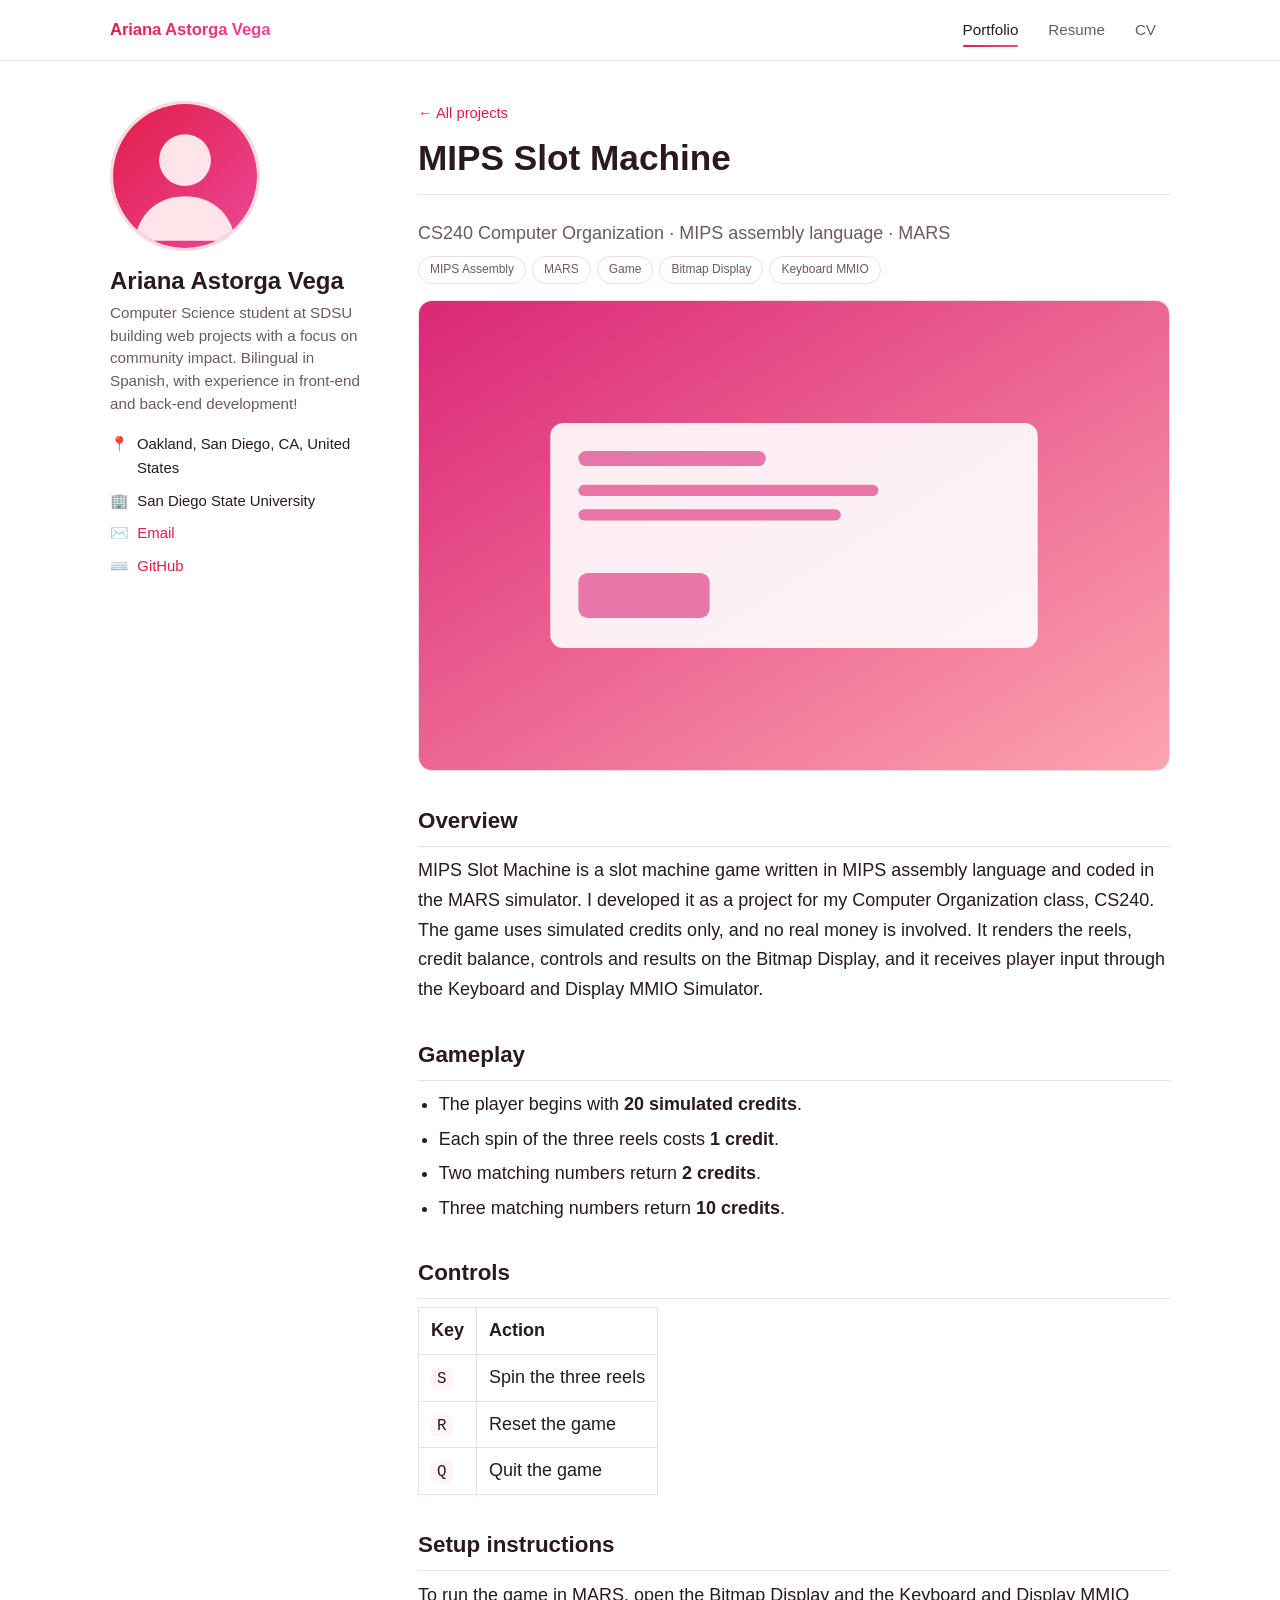
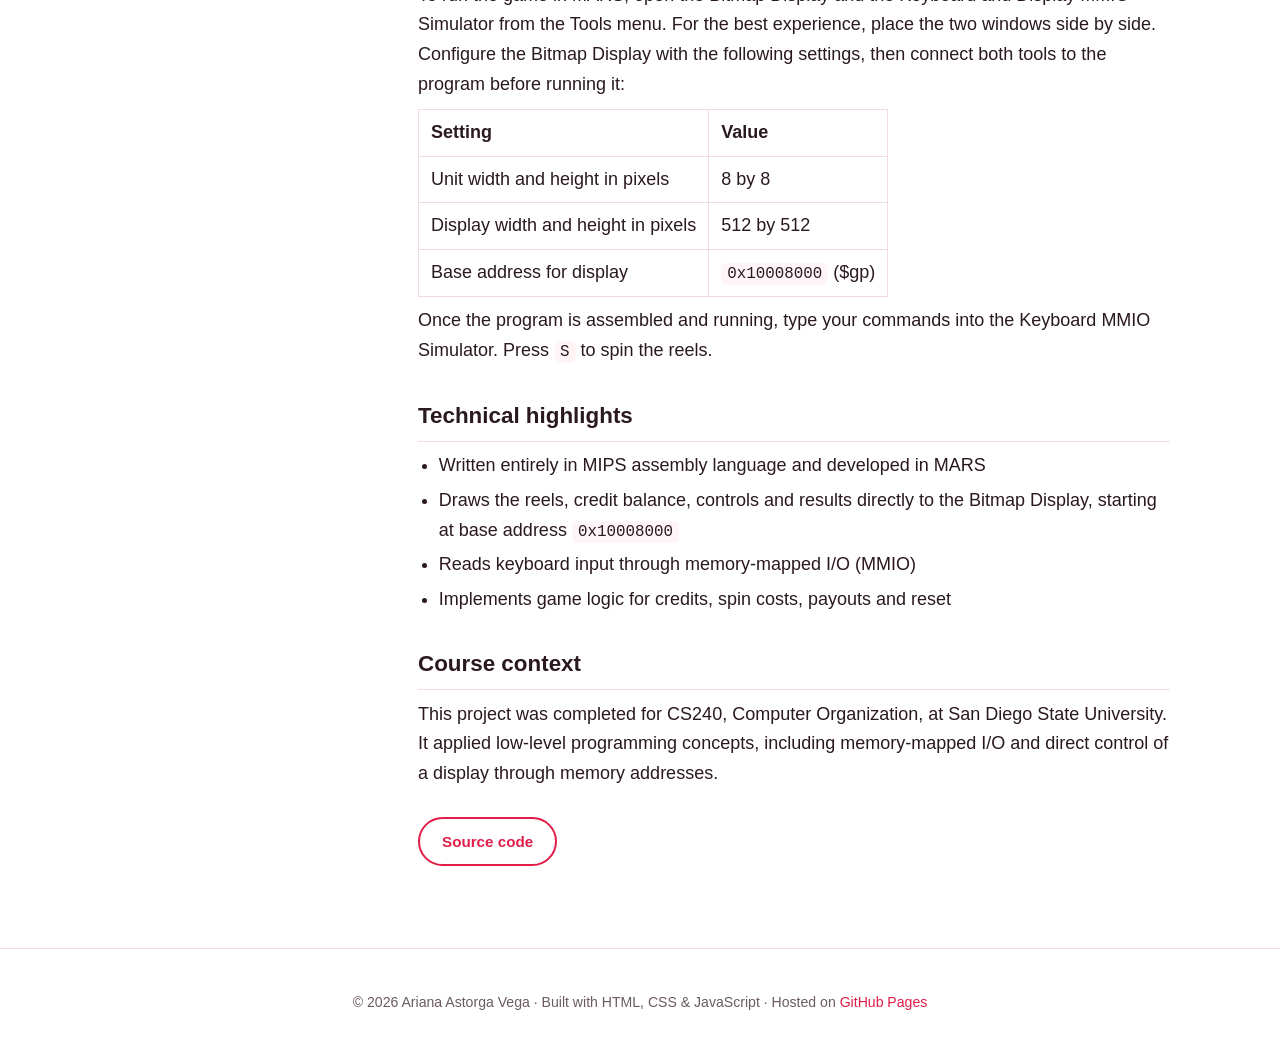
<file: portfolio-v4/MIPS-slotgame.html>
<!DOCTYPE html>
<html lang="en">
<head>
  <meta charset="utf-8">
  <meta name="viewport" content="width=device-width, initial-scale=1, viewport-fit=cover">
  <meta name="color-scheme" content="light dark">
  <meta name="theme-color" content="#ffffff" media="(prefers-color-scheme: light)">
  <meta name="theme-color" content="#140d11" media="(prefers-color-scheme: dark)">
  <title>MIPS Slot Machine| Ariana Astorga Vega</title>
  <meta name="description" content="Gambling Addict Simulator: a slot machine game written in MIPS assembly language using the MARS simulator for CS240 Computer Organization.">
  <link rel="icon" href="images/profile.svg" type="image/svg+xml">
  <link rel="stylesheet" href="assets/css/main.css">
  <script>document.documentElement.className += ' js';</script>
</head>
<body>
  <a class="skip" href="#main">Skip to content</a>
  <div class="progress" aria-hidden="true"></div>
  <header class="masthead">
    <div class="masthead-inner">
      <a class="site-title" href="index.html"><span>Ariana Astorga Vega</span></a>
      <button class="nav-toggle" type="button" aria-label="Menu" aria-expanded="false" aria-controls="site-nav"><span></span><span></span><span></span></button>
      <nav class="site-nav" id="site-nav" aria-label="Main">
        <a href="index.html#portfolio" class="active" aria-current="page">Portfolio</a>
        <a href="resume.html">Resume</a>
        <a href="cv.html">CV</a>
      </nav>
    </div>
  </header>
  <div class="page-wrap">
    <!-- EDIT: sidebar profile (use Find & Replace to change it everywhere) -->
    <aside class="sidebar">
      <img class="avatar" src="images/profile.svg" alt="Ariana Astorga Vega">
      <h2 class="author-name">Ariana Astorga Vega</h2>
      <p class="author-bio">Computer Science student at SDSU building web projects with a focus on community impact. Bilingual in Spanish, with experience in front-end and back-end development!</p>
      <ul class="author-links">
        <li><span class="ico">📍</span>Oakland, San Diego, CA, United States</li>
        <li><span class="ico">🏢</span>San Diego State University</li>
        <li><span class="ico">✉️</span><a href="mailto:astorgavega.ariana@gmail.com">Email</a></li>
        <li><span class="ico">⌨️</span><a href="https://github.com/ariana-av" rel="me">GitHub</a></li>
        <!-- <li><span class="ico">💼</span><a href="https://www.linkedin.com/in/USERNAME" rel="me">LinkedIn</a></li> -->
      </ul>
    </aside>
    <main id="main" class="content">
      <article>
        <p class="crumb"><a href="index.html#portfolio">← All projects</a></p>
        <header class="page-header"><h1>MIPS Slot Machine</h1></header>
        <p class="meta">CS240 Computer Organization · MIPS assembly language · MARS</p>
        <p class="tags"><span class="tag">MIPS Assembly</span><span class="tag">MARS</span><span class="tag">Game</span><span class="tag">Bitmap Display</span><span class="tag">Keyboard MMIO</span></p>
        <!-- CHANGE PICTURE: project screenshot. Save a screenshot of the Bitmap Display in images/ (for example images/slot-machine.png) and change the file name in src below (wide image, about 800x500) -->
        <img class="hero-img" src="images/project-2.svg" alt="Screenshot of the slot machine">
        <div class="prose">
<h2>Overview</h2>
<p>MIPS Slot Machine is a slot machine game written in MIPS assembly language and coded in the MARS simulator. I developed it as a project for my Computer Organization class, CS240. The game uses simulated credits only, and no real money is involved. It renders the reels, credit balance, controls and results on the Bitmap Display, and it receives player input through the Keyboard and Display MMIO Simulator.</p>

<h2>Gameplay</h2>
<ul>
<li>The player begins with <strong>20 simulated credits</strong>.</li>
<li>Each spin of the three reels costs <strong>1 credit</strong>.</li>
<li>Two matching numbers return <strong>2 credits</strong>.</li>
<li>Three matching numbers return <strong>10 credits</strong>.</li>
</ul>

<h2>Controls</h2>
<table>
<tr><th>Key</th><th>Action</th></tr>
<tr><td><code>S</code></td><td>Spin the three reels</td></tr>
<tr><td><code>R</code></td><td>Reset the game</td></tr>
<tr><td><code>Q</code></td><td>Quit the game</td></tr>
</table>

<h2>Setup instructions</h2>
<p>To run the game in MARS, open the Bitmap Display and the Keyboard and Display MMIO Simulator from the Tools menu. For the best experience, place the two windows side by side. Configure the Bitmap Display with the following settings, then connect both tools to the program before running it:</p>
<table>
<tr><th>Setting</th><th>Value</th></tr>
<tr><td>Unit width and height in pixels</td><td>8 by 8</td></tr>
<tr><td>Display width and height in pixels</td><td>512 by 512</td></tr>
<tr><td>Base address for display</td><td><code>0x10008000</code> ($gp)</td></tr>
</table>
<p>Once the program is assembled and running, type your commands into the Keyboard MMIO Simulator. Press <code>S</code> to spin the reels.</p>

<h2>Technical highlights</h2>
<ul>
<li>Written entirely in MIPS assembly language and developed in MARS</li>
<li>Draws the reels, credit balance, controls and results directly to the Bitmap Display, starting at base address <code>0x10008000</code></li>
<li>Reads keyboard input through memory-mapped I/O (MMIO)</li>
<li>Implements game logic for credits, spin costs, payouts and reset</li>
</ul>

<h2>Course context</h2>
<p>This project was completed for CS240, Computer Organization, at San Diego State University. It applied low-level programming concepts, including memory-mapped I/O and direct control of a display through memory addresses.</p>
        </div>
        <p class="project-links"><a class="button secondary" href="https://github.com/ariana-av">Source code</a></p>
      </article>
    </main>
  </div>
  <footer class="site-footer"><p>© 2026 Ariana Astorga Vega · Built with HTML, CSS &amp; JavaScript · Hosted on <a href="https://pages.github.com">GitHub Pages</a></p></footer>
  <button class="to-top" type="button" aria-label="Back to top">↑</button>
  <script src="assets/js/main.js"></script>
</body>
</html>
</file>
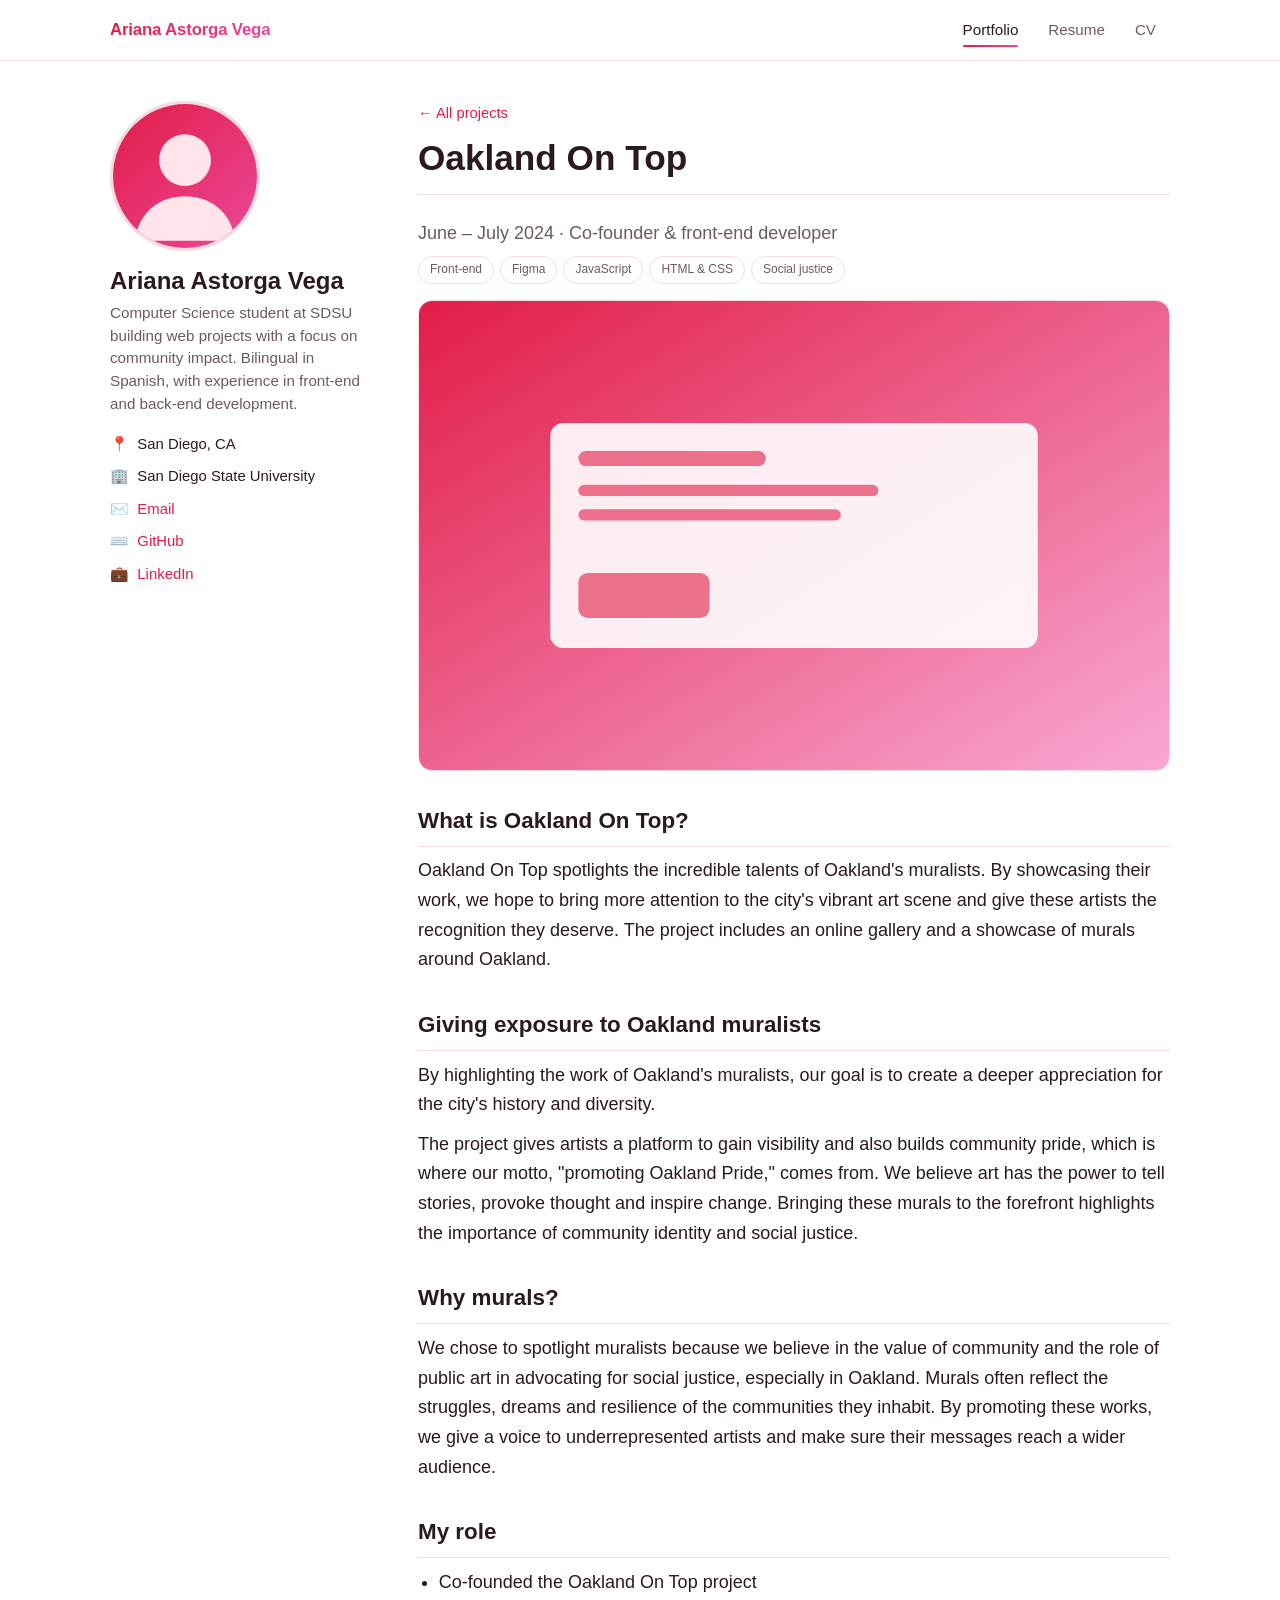
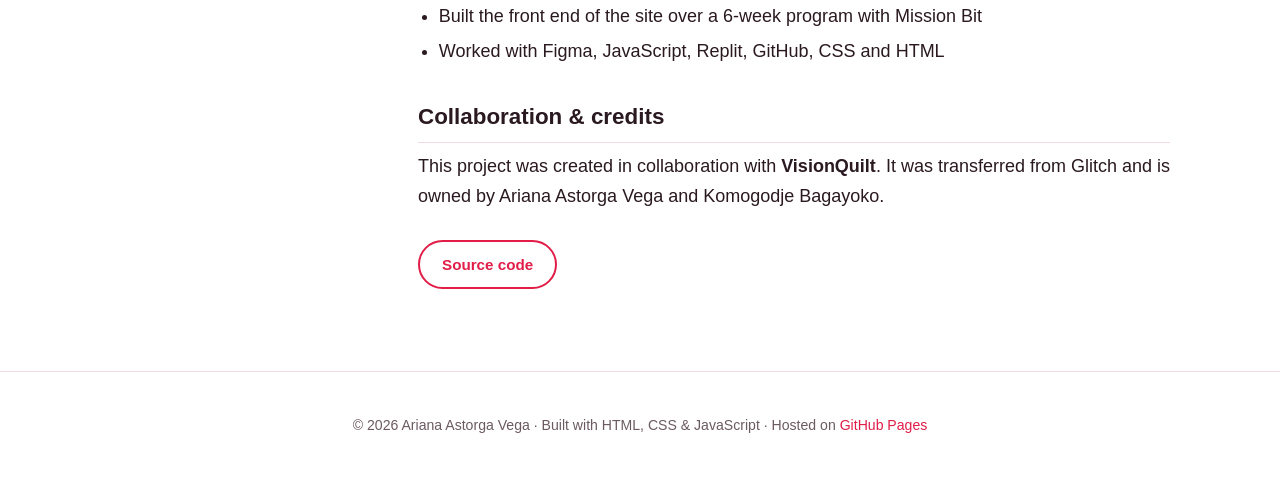
<file: portfolio-v4/oakland-on-top.html>
<!DOCTYPE html>
<html lang="en">
<head>
  <meta charset="utf-8">
  <meta name="viewport" content="width=device-width, initial-scale=1, viewport-fit=cover">
  <meta name="color-scheme" content="light dark">
  <meta name="theme-color" content="#ffffff" media="(prefers-color-scheme: light)">
  <meta name="theme-color" content="#140d11" media="(prefers-color-scheme: dark)">
  <title>Oakland On Top | Ariana Astorga Vega</title>
  <meta name="description" content="Oakland On Top: a website spotlighting Oakland's muralists, built in collaboration with VisionQuilt.">
  <link rel="icon" href="images/profile.svg" type="image/svg+xml">
  <link rel="stylesheet" href="assets/css/main.css">
  <script>document.documentElement.className += ' js';</script>
</head>
<body>
  <a class="skip" href="#main">Skip to content</a>
  <div class="progress" aria-hidden="true"></div>
  <header class="masthead">
    <div class="masthead-inner">
      <a class="site-title" href="index.html"><span>Ariana Astorga Vega</span></a>
      <button class="nav-toggle" type="button" aria-label="Menu" aria-expanded="false" aria-controls="site-nav"><span></span><span></span><span></span></button>
      <nav class="site-nav" id="site-nav" aria-label="Main">
        <a href="index.html#portfolio" class="active" aria-current="page">Portfolio</a>
        <a href="resume.html">Resume</a>
        <a href="cv.html">CV</a>
      </nav>
    </div>
  </header>
  <div class="page-wrap">
    <!-- EDIT: sidebar profile (use Find & Replace to change it everywhere) -->
    <aside class="sidebar">
      <img class="avatar" src="images/profile.svg" alt="Ariana Astorga Vega">
      <h2 class="author-name">Ariana Astorga Vega</h2>
      <p class="author-bio">Computer Science student at SDSU building web projects with a focus on community impact. Bilingual in Spanish, with experience in front-end and back-end development.</p>
      <ul class="author-links">
        <li><span class="ico">📍</span>San Diego, CA</li>
        <li><span class="ico">🏢</span>San Diego State University</li>
        <li><span class="ico">✉️</span><a href="mailto:astorgavega.ariana@gmail.com">Email</a></li>
        <li><span class="ico">⌨️</span><a href="https://github.com/ariana-av" rel="me">GitHub</a></li>
        <li><span class="ico">💼</span><a href="https://www.linkedin.com/in/USERNAME" rel="me">LinkedIn</a></li>
      </ul>
    </aside>
    <main id="main" class="content">
      <article>
        <p class="crumb"><a href="index.html#portfolio">← All projects</a></p>
        <header class="page-header"><h1>Oakland On Top</h1></header>
        <p class="meta">June – July 2024 · Co-founder &amp; front-end developer</p>
        <p class="tags"><span class="tag">Front-end</span><span class="tag">Figma</span><span class="tag">JavaScript</span><span class="tag">HTML &amp; CSS</span><span class="tag">Social justice</span></p>
        <img class="hero-img" src="images/project-1.svg" alt="Oakland On Top project preview">
        <div class="prose">
<h2>What is Oakland On Top?</h2>
<p>Oakland On Top spotlights the incredible talents of Oakland's muralists. By showcasing their work, we hope to bring more attention to the city's vibrant art scene and give these artists the recognition they deserve. The project includes an online gallery and a showcase of murals around Oakland.</p>

<h2>Giving exposure to Oakland muralists</h2>
<p>By highlighting the work of Oakland's muralists, our goal is to create a deeper appreciation for the city's history and diversity.</p>
<p>The project gives artists a platform to gain visibility and also builds community pride, which is where our motto, "promoting Oakland Pride," comes from. We believe art has the power to tell stories, provoke thought and inspire change. Bringing these murals to the forefront highlights the importance of community identity and social justice.</p>

<h2>Why murals?</h2>
<p>We chose to spotlight muralists because we believe in the value of community and the role of public art in advocating for social justice, especially in Oakland. Murals often reflect the struggles, dreams and resilience of the communities they inhabit. By promoting these works, we give a voice to underrepresented artists and make sure their messages reach a wider audience.</p>

<h2>My role</h2>
<ul>
<li>Co-founded the Oakland On Top project</li>
<li>Built the front end of the site over a 6-week program with Mission Bit</li>
<li>Worked with Figma, JavaScript, Replit, GitHub, CSS and HTML</li>
</ul>

<h2>Collaboration &amp; credits</h2>
<p>This project was created in collaboration with <strong>VisionQuilt</strong>. It was transferred from Glitch and is owned by Ariana Astorga Vega and Komogodje Bagayoko.</p>
        </div>
        <p class="project-links"><a class="button secondary" href="https://github.com/ariana-av">Source code</a></p>
      </article>
    </main>
  </div>
  <footer class="site-footer"><p>© 2026 Ariana Astorga Vega · Built with HTML, CSS &amp; JavaScript · Hosted on <a href="https://pages.github.com">GitHub Pages</a></p></footer>
  <button class="to-top" type="button" aria-label="Back to top">↑</button>
  <script src="assets/js/main.js"></script>
</body>
</html>
</file>
<file: assets/css/main.css>
/* =========================================================
   Theme: follows the visitor's device (light/dark) automatically
   ========================================================= */
:root {
  color-scheme: light dark;
  --bg: #ffffff;
  --surface: #fff5f7;
  --text: #2a1920;
  --muted: #6b5a62;
  --border: #f3dbe2;
  --accent: #e11d48;
  --accent2: #ec4899;
  --accent-text: #ffffff;
  --shadow: 0 10px 30px rgba(190, 24, 93, .16);
  --radius: 14px;
  --maxw: 1100px;
  --font: -apple-system, BlinkMacSystemFont, "Segoe UI", Roboto, Helvetica, Arial, sans-serif;
  --mono: ui-monospace, SFMono-Regular, Menlo, Consolas, monospace;
  --nav-h: 60px;
}
@media (prefers-color-scheme: dark) {
  :root {
    --bg: #140d11;
    --surface: #1f1419;
    --text: #f6e9ee;
    --muted: #b9a3ac;
    --border: #35222b;
    --accent: #fb7185;
    --accent2: #f9a8d4;
    --accent-text: #1c0a12;
    --shadow: 0 10px 30px rgba(0, 0, 0, .45);
  }
}

*, *::before, *::after { box-sizing: border-box; }
html { scroll-behavior: smooth; scroll-padding-top: calc(var(--nav-h) + 12px); -webkit-text-size-adjust: 100%; }
body {
  margin: 0; background: var(--bg); color: var(--text);
  font-family: var(--font); line-height: 1.65; font-size: clamp(16px, 0.35vw + 15px, 18px);
  -webkit-font-smoothing: antialiased; overflow-x: hidden;
  padding-left: env(safe-area-inset-left); padding-right: env(safe-area-inset-right);
}
img { max-width: 100%; display: block; }
a { color: var(--accent); text-decoration: none; }
:focus-visible { outline: 3px solid var(--accent); outline-offset: 3px; border-radius: 6px; }
.skip { position: absolute; left: -999px; top: 8px; background: var(--surface); padding: 8px 14px; border-radius: 8px; z-index: 200; }
.skip:focus { left: 8px; }
.sr-only { position: absolute; width: 1px; height: 1px; overflow: hidden; clip: rect(0 0 0 0); white-space: nowrap; }

/* Scroll progress bar */
.progress { position: fixed; top: 0; left: 0; width: 100%; height: 3px; z-index: 120;
  background: linear-gradient(90deg, var(--accent), var(--accent2)); transform-origin: 0 50%; transform: scaleX(0); }

/* ---------- Header ---------- */
.masthead {
  position: sticky; top: 0; z-index: 100; transition: box-shadow .25s, background .25s;
  background: color-mix(in srgb, var(--bg) 82%, transparent);
  -webkit-backdrop-filter: blur(10px); backdrop-filter: blur(10px);
  border-bottom: 1px solid var(--border);
}
.masthead.scrolled { box-shadow: 0 6px 20px rgba(0, 0, 0, .08); }
.masthead-inner { max-width: var(--maxw); margin: 0 auto; padding: 0 20px; min-height: var(--nav-h);
  display: flex; align-items: center; justify-content: space-between; gap: 12px; flex-wrap: wrap; }
.site-title { font-weight: 800; color: var(--text); font-size: 1.05rem; letter-spacing: -.01em; }
.site-title span { background: linear-gradient(90deg, var(--accent), var(--accent2)); -webkit-background-clip: text; background-clip: text; color: transparent; }
.site-nav { display: flex; align-items: center; gap: 2px; }
.site-nav a { position: relative; color: var(--muted); padding: 10px 14px; border-radius: 10px; font-size: .95rem; min-height: 44px; display: inline-flex; align-items: center; transition: color .2s, background .2s; }
.site-nav a::after { content: ""; position: absolute; left: 14px; right: 14px; bottom: 6px; height: 2px; border-radius: 2px;
  background: linear-gradient(90deg, var(--accent), var(--accent2)); transform: scaleX(0); transform-origin: left; transition: transform .25s; }
.site-nav a:hover, .site-nav a.active { color: var(--text); }
.site-nav a:hover::after, .site-nav a.active::after { transform: scaleX(1); }

.nav-toggle { display: none; width: 44px; height: 44px; border: 1px solid var(--border); background: var(--surface); border-radius: 12px; cursor: pointer; padding: 0; position: relative; }
.nav-toggle span { position: absolute; left: 12px; right: 12px; height: 2px; background: var(--text); border-radius: 2px; transition: transform .25s, opacity .2s, top .25s; }
.nav-toggle span:nth-child(1) { top: 14px; } .nav-toggle span:nth-child(2) { top: 21px; } .nav-toggle span:nth-child(3) { top: 28px; }
.nav-toggle[aria-expanded="true"] span:nth-child(1) { top: 21px; transform: rotate(45deg); }
.nav-toggle[aria-expanded="true"] span:nth-child(2) { opacity: 0; }
.nav-toggle[aria-expanded="true"] span:nth-child(3) { top: 21px; transform: rotate(-45deg); }

/* ---------- Buttons ---------- */
.button { position: relative; overflow: hidden; display: inline-flex; align-items: center; justify-content: center; gap: 8px; min-height: 44px;
  background: linear-gradient(135deg, var(--accent), var(--accent2)); color: var(--accent-text); padding: 10px 22px; border-radius: 999px;
  font-weight: 700; font-size: .95rem; border: 0; cursor: pointer; transition: transform .2s, box-shadow .2s; box-shadow: 0 6px 18px color-mix(in srgb, var(--accent) 35%, transparent); }
.button:hover { transform: translateY(-2px); box-shadow: 0 10px 24px color-mix(in srgb, var(--accent) 45%, transparent); text-decoration: none; }
.button:active { transform: translateY(0); }
.button.secondary { background: transparent; color: var(--accent); border: 2px solid var(--accent); box-shadow: none; }
.ripple { position: absolute; border-radius: 50%; background: rgba(255,255,255,.45); transform: scale(0); animation: ripple .6s ease-out; pointer-events: none; }
@keyframes ripple { to { transform: scale(4); opacity: 0; } }

/* ---------- Reveal on scroll (only when JS is running) ---------- */
.js .reveal { opacity: 0; }
.js .reveal.in { opacity: 1; animation: rise .8s cubic-bezier(.2, .7, .2, 1) backwards; animation-delay: calc(var(--i, 0) * 90ms); }
@keyframes rise { from { opacity: 0; transform: translateY(28px); } to { opacity: 1; transform: none; } }

/* ---------- Portfolio grid ---------- */
.grid { display: grid; grid-template-columns: repeat(auto-fill, minmax(min(100%, 250px), 1fr)); gap: 22px; margin-top: 16px; }
.card { position: relative; background: var(--surface); border: 1px solid var(--border); border-radius: var(--radius); overflow: hidden; display: flex; flex-direction: column;
  transform: perspective(900px) rotateX(var(--rx, 0deg)) rotateY(var(--ry, 0deg)); transition: transform .18s ease-out, box-shadow .25s, border-color .25s; will-change: transform; }
.card::after { content: ""; position: absolute; inset: 0; pointer-events: none; opacity: 0; transition: opacity .25s;
  background: radial-gradient(260px circle at var(--mx, 50%) var(--my, 50%), color-mix(in srgb, var(--accent) 20%, transparent), transparent 70%); }
.card:hover { box-shadow: var(--shadow); border-color: color-mix(in srgb, var(--accent) 50%, var(--border)); }
.card:hover::after { opacity: 1; }
.card-media { display: block; aspect-ratio: 16 / 10; overflow: hidden; background: var(--border); }
.card-media img { width: 100%; height: 100%; object-fit: cover; transition: transform .5s; }
.card:hover .card-media img { transform: scale(1.06); }
.card-body { padding: 16px 18px 20px; }
.card-title { font-size: 1.12rem; margin: 0 0 6px; }
.card-title a { color: var(--text); }
.card-title a::before { content: ""; position: absolute; inset: 0; z-index: 2; }  /* whole card clickable */
.card-body p { margin: 0 0 12px; color: var(--muted); font-size: .94rem; line-height: 1.5; }
.tags { display: flex; flex-wrap: wrap; gap: 6px; margin: 0; }
.tag { font-size: .75rem; padding: 3px 11px; border-radius: 999px; border: 1px solid var(--border); color: var(--muted); background: var(--bg); }

/* ---------- Inner pages (resume, cv, projects) ---------- */
.page-wrap { max-width: var(--maxw); margin: 0 auto; padding: 40px 20px 64px; display: grid; grid-template-columns: 260px minmax(0, 1fr); gap: 48px; }
.sidebar { position: sticky; top: calc(var(--nav-h) + 24px); align-self: start; }
.avatar { width: 150px; height: 150px; border-radius: 50%; object-fit: cover; border: 3px solid var(--border); margin-bottom: 16px; }
.author-name { font-size: 1.5rem; margin: 0 0 6px; line-height: 1.2; }
.author-bio { color: var(--muted); margin: 0 0 16px; font-size: .95rem; line-height: 1.5; }
.author-links { list-style: none; padding: 0; margin: 0; font-size: .93rem; }
.author-links li { margin: 8px 0; display: flex; gap: 8px; align-items: baseline; }
.author-links .ico { width: 1.3em; text-align: center; }
.content { min-width: 0; }
.page-header { display: flex; align-items: center; justify-content: space-between; gap: 16px; flex-wrap: wrap; border-bottom: 1px solid var(--border); margin-bottom: 24px; padding-bottom: 14px; }
.page-header h1 { margin: 0; font-size: clamp(1.7rem, 4vw, 2.2rem); line-height: 1.2; }
.crumb { margin: 0 0 12px; font-size: .92rem; }
.meta { color: var(--muted); margin: 0 0 8px; }
.hero-img { width: 100%; border-radius: var(--radius); border: 1px solid var(--border); margin: 16px 0; }
.project-links { display: flex; gap: 10px; flex-wrap: wrap; margin-top: 28px; }

.prose h2 { margin: 2rem 0 .5rem; font-size: 1.4rem; padding-bottom: 6px; border-bottom: 1px solid var(--border); }
.prose h3 { margin: 1.4rem 0 .2rem; font-size: 1.1rem; }
.prose p, .prose ul, .prose ol { margin: .6rem 0; }
.prose ul, .prose ol { padding-left: 1.3rem; }
.prose li { margin: .3rem 0; }
.prose em { color: var(--muted); }
.prose a { background: linear-gradient(currentColor, currentColor) 0 100% / 0 2px no-repeat; transition: background-size .25s; }
.prose a:hover { background-size: 100% 2px; text-decoration: none; }
.prose code { font-family: var(--mono); background: var(--surface); padding: 2px 6px; border-radius: 6px; font-size: .88em; overflow-wrap: anywhere; }
.prose table { border-collapse: collapse; width: 100%; display: block; overflow-x: auto; }
.prose th, .prose td { border: 1px solid var(--border); padding: 8px 12px; text-align: left; }

.site-footer { border-top: 1px solid var(--border); text-align: center; color: var(--muted); font-size: .88rem; padding: 28px 20px calc(28px + env(safe-area-inset-bottom)); }

.to-top { position: fixed; right: 18px; bottom: calc(18px + env(safe-area-inset-bottom)); width: 48px; height: 48px; border-radius: 50%; border: 0; cursor: pointer; z-index: 90;
  background: linear-gradient(135deg, var(--accent), var(--accent2)); color: var(--accent-text); font-size: 1.2rem; box-shadow: var(--shadow);
  opacity: 0; transform: translateY(20px); pointer-events: none; transition: opacity .25s, transform .25s; }
.to-top.show { opacity: 1; transform: none; pointer-events: auto; }

/* ---------- Tablet ---------- */
@media (max-width: 900px) {
  .page-wrap { grid-template-columns: 1fr; gap: 28px; padding-top: 28px; }
  .sidebar { position: static; display: grid; grid-template-columns: 90px 1fr; column-gap: 16px; align-items: center; }
  .avatar { width: 90px; height: 90px; margin: 0; grid-row: span 2; }
  .author-links { grid-column: 1 / -1; display: flex; flex-wrap: wrap; gap: 4px 18px; margin-top: 12px; }
  .author-bio { margin-bottom: 0; }
}
/* ---------- Phone ---------- */
@media (max-width: 700px) {
  .js .nav-toggle { display: inline-block; }
  .js .site-nav { position: absolute; top: 100%; left: 0; right: 0; flex-direction: column; align-items: stretch; background: var(--bg);
    border-bottom: 1px solid var(--border); padding: 6px 16px 14px; opacity: 0; transform: translateY(-8px); pointer-events: none; visibility: hidden; transition: opacity .2s, transform .2s, visibility .2s; }
  .js .site-nav.open { opacity: 1; transform: none; pointer-events: auto; visibility: visible; }
  .js .site-nav a::after { left: 14px; right: auto; width: 28px; }
  .masthead-inner { flex-wrap: nowrap; }
  .page-wrap { padding: 24px 18px 48px; }
  .project-links .button { flex: 1 1 100%; }
}

/* ---------- Respect "reduce motion" ---------- */
@media (prefers-reduced-motion: reduce) {
  html { scroll-behavior: auto; }
  *, *::before, *::after { animation: none !important; transition: none !important; }
  .js .reveal { opacity: 1; }
  .card { transform: none !important; }
}
@media print {
  .masthead, .sidebar, .site-footer, .button, .to-top, .progress { display: none !important; }
  .page-wrap { display: block; padding: 0; } body { background: #fff; color: #000; }
  .js .reveal { opacity: 1; }
}
</file>
<file: portfolio-v4/assets/css/main.css>
/* =========================================================
   Theme: follows the visitor's device (light/dark) automatically
   ========================================================= */
:root {
  color-scheme: light dark;
  --bg: #ffffff;
  --surface: #fff5f7;
  --text: #2a1920;
  --muted: #6b5a62;
  --border: #f3dbe2;
  --accent: #e11d48;
  --accent2: #ec4899;
  --accent-text: #ffffff;
  --shadow: 0 10px 30px rgba(190, 24, 93, .16);
  --radius: 14px;
  --maxw: 1100px;
  --font: -apple-system, BlinkMacSystemFont, "Segoe UI", Roboto, Helvetica, Arial, sans-serif;
  --mono: ui-monospace, SFMono-Regular, Menlo, Consolas, monospace;
  --nav-h: 60px;
}
@media (prefers-color-scheme: dark) {
  :root {
    --bg: #140d11;
    --surface: #1f1419;
    --text: #f6e9ee;
    --muted: #b9a3ac;
    --border: #35222b;
    --accent: #fb7185;
    --accent2: #f9a8d4;
    --accent-text: #1c0a12;
    --shadow: 0 10px 30px rgba(0, 0, 0, .45);
  }
}

*, *::before, *::after { box-sizing: border-box; }
html { scroll-behavior: smooth; scroll-padding-top: calc(var(--nav-h) + 12px); -webkit-text-size-adjust: 100%; }
body {
  margin: 0; background: var(--bg); color: var(--text);
  font-family: var(--font); line-height: 1.65; font-size: clamp(16px, 0.35vw + 15px, 18px);
  -webkit-font-smoothing: antialiased; overflow-x: hidden;
  padding-left: env(safe-area-inset-left); padding-right: env(safe-area-inset-right);
}
img { max-width: 100%; display: block; }
a { color: var(--accent); text-decoration: none; }
:focus-visible { outline: 3px solid var(--accent); outline-offset: 3px; border-radius: 6px; }
.skip { position: absolute; left: -999px; top: 8px; background: var(--surface); padding: 8px 14px; border-radius: 8px; z-index: 200; }
.skip:focus { left: 8px; }
.sr-only { position: absolute; width: 1px; height: 1px; overflow: hidden; clip: rect(0 0 0 0); white-space: nowrap; }

/* Scroll progress bar */
.progress { position: fixed; top: 0; left: 0; width: 100%; height: 3px; z-index: 120;
  background: linear-gradient(90deg, var(--accent), var(--accent2)); transform-origin: 0 50%; transform: scaleX(0); }

/* ---------- Header ---------- */
.masthead {
  position: sticky; top: 0; z-index: 100; transition: box-shadow .25s, background .25s;
  background: color-mix(in srgb, var(--bg) 82%, transparent);
  -webkit-backdrop-filter: blur(10px); backdrop-filter: blur(10px);
  border-bottom: 1px solid var(--border);
}
.masthead.scrolled { box-shadow: 0 6px 20px rgba(0, 0, 0, .08); }
.masthead-inner { max-width: var(--maxw); margin: 0 auto; padding: 0 20px; min-height: var(--nav-h);
  display: flex; align-items: center; justify-content: space-between; gap: 12px; flex-wrap: wrap; }
.site-title { font-weight: 800; color: var(--text); font-size: 1.05rem; letter-spacing: -.01em; }
.site-title span { background: linear-gradient(90deg, var(--accent), var(--accent2)); -webkit-background-clip: text; background-clip: text; color: transparent; }
.site-nav { display: flex; align-items: center; gap: 2px; }
.site-nav a { position: relative; color: var(--muted); padding: 10px 14px; border-radius: 10px; font-size: .95rem; min-height: 44px; display: inline-flex; align-items: center; transition: color .2s, background .2s; }
.site-nav a::after { content: ""; position: absolute; left: 14px; right: 14px; bottom: 6px; height: 2px; border-radius: 2px;
  background: linear-gradient(90deg, var(--accent), var(--accent2)); transform: scaleX(0); transform-origin: left; transition: transform .25s; }
.site-nav a:hover, .site-nav a.active { color: var(--text); }
.site-nav a:hover::after, .site-nav a.active::after { transform: scaleX(1); }

.nav-toggle { display: none; width: 44px; height: 44px; border: 1px solid var(--border); background: var(--surface); border-radius: 12px; cursor: pointer; padding: 0; position: relative; }
.nav-toggle span { position: absolute; left: 12px; right: 12px; height: 2px; background: var(--text); border-radius: 2px; transition: transform .25s, opacity .2s, top .25s; }
.nav-toggle span:nth-child(1) { top: 14px; } .nav-toggle span:nth-child(2) { top: 21px; } .nav-toggle span:nth-child(3) { top: 28px; }
.nav-toggle[aria-expanded="true"] span:nth-child(1) { top: 21px; transform: rotate(45deg); }
.nav-toggle[aria-expanded="true"] span:nth-child(2) { opacity: 0; }
.nav-toggle[aria-expanded="true"] span:nth-child(3) { top: 21px; transform: rotate(-45deg); }

/* ---------- Buttons ---------- */
.button { position: relative; overflow: hidden; display: inline-flex; align-items: center; justify-content: center; gap: 8px; min-height: 44px;
  background: linear-gradient(135deg, var(--accent), var(--accent2)); color: var(--accent-text); padding: 10px 22px; border-radius: 999px;
  font-weight: 700; font-size: .95rem; border: 0; cursor: pointer; transition: transform .2s, box-shadow .2s; box-shadow: 0 6px 18px color-mix(in srgb, var(--accent) 35%, transparent); }
.button:hover { transform: translateY(-2px); box-shadow: 0 10px 24px color-mix(in srgb, var(--accent) 45%, transparent); text-decoration: none; }
.button:active { transform: translateY(0); }
.button.secondary { background: transparent; color: var(--accent); border: 2px solid var(--accent); box-shadow: none; }
.ripple { position: absolute; border-radius: 50%; background: rgba(255,255,255,.45); transform: scale(0); animation: ripple .6s ease-out; pointer-events: none; }
@keyframes ripple { to { transform: scale(4); opacity: 0; } }

/* ---------- Reveal on scroll (only when JS is running) ---------- */
.js .reveal { opacity: 0; }
.js .reveal.in { opacity: 1; animation: rise .8s cubic-bezier(.2, .7, .2, 1) backwards; animation-delay: calc(var(--i, 0) * 90ms); }
@keyframes rise { from { opacity: 0; transform: translateY(28px); } to { opacity: 1; transform: none; } }

/* ---------- Portfolio grid ---------- */
.grid { display: grid; grid-template-columns: repeat(auto-fill, minmax(min(100%, 250px), 1fr)); gap: 22px; margin-top: 16px; }
.card { position: relative; background: var(--surface); border: 1px solid var(--border); border-radius: var(--radius); overflow: hidden; display: flex; flex-direction: column;
  transform: perspective(900px) rotateX(var(--rx, 0deg)) rotateY(var(--ry, 0deg)); transition: transform .18s ease-out, box-shadow .25s, border-color .25s; will-change: transform; }
.card::after { content: ""; position: absolute; inset: 0; pointer-events: none; opacity: 0; transition: opacity .25s;
  background: radial-gradient(260px circle at var(--mx, 50%) var(--my, 50%), color-mix(in srgb, var(--accent) 20%, transparent), transparent 70%); }
.card:hover { box-shadow: var(--shadow); border-color: color-mix(in srgb, var(--accent) 50%, var(--border)); }
.card:hover::after { opacity: 1; }
.card-media { display: block; aspect-ratio: 16 / 10; overflow: hidden; background: var(--border); }
.card-media img { width: 100%; height: 100%; object-fit: cover; transition: transform .5s; }
.card:hover .card-media img { transform: scale(1.06); }
.card-body { padding: 16px 18px 20px; }
.card-title { font-size: 1.12rem; margin: 0 0 6px; }
.card-title a { color: var(--text); }
.card-title a::before { content: ""; position: absolute; inset: 0; z-index: 2; }  /* whole card clickable */
.card-body p { margin: 0 0 12px; color: var(--muted); font-size: .94rem; line-height: 1.5; }
.tags { display: flex; flex-wrap: wrap; gap: 6px; margin: 0; }
.tag { font-size: .75rem; padding: 3px 11px; border-radius: 999px; border: 1px solid var(--border); color: var(--muted); background: var(--bg); }

/* ---------- Inner pages (resume, cv, projects) ---------- */
.page-wrap { max-width: var(--maxw); margin: 0 auto; padding: 40px 20px 64px; display: grid; grid-template-columns: 260px minmax(0, 1fr); gap: 48px; }
.sidebar { position: sticky; top: calc(var(--nav-h) + 24px); align-self: start; }
.avatar { width: 150px; height: 150px; border-radius: 50%; object-fit: cover; border: 3px solid var(--border); margin-bottom: 16px; }
.author-name { font-size: 1.5rem; margin: 0 0 6px; line-height: 1.2; }
.author-bio { color: var(--muted); margin: 0 0 16px; font-size: .95rem; line-height: 1.5; }
.author-links { list-style: none; padding: 0; margin: 0; font-size: .93rem; }
.author-links li { margin: 8px 0; display: flex; gap: 8px; align-items: baseline; }
.author-links .ico { width: 1.3em; text-align: center; }
.content { min-width: 0; }
.page-header { display: flex; align-items: center; justify-content: space-between; gap: 16px; flex-wrap: wrap; border-bottom: 1px solid var(--border); margin-bottom: 24px; padding-bottom: 14px; }
.page-header h1 { margin: 0; font-size: clamp(1.7rem, 4vw, 2.2rem); line-height: 1.2; }
.crumb { margin: 0 0 12px; font-size: .92rem; }
.meta { color: var(--muted); margin: 0 0 8px; }
.hero-img { width: 100%; border-radius: var(--radius); border: 1px solid var(--border); margin: 16px 0; }
.project-links { display: flex; gap: 10px; flex-wrap: wrap; margin-top: 28px; }

.prose h2 { margin: 2rem 0 .5rem; font-size: 1.4rem; padding-bottom: 6px; border-bottom: 1px solid var(--border); }
.prose h3 { margin: 1.4rem 0 .2rem; font-size: 1.1rem; }
.prose p, .prose ul, .prose ol { margin: .6rem 0; }
.prose ul, .prose ol { padding-left: 1.3rem; }
.prose li { margin: .3rem 0; }
.prose em { color: var(--muted); }
.prose a { background: linear-gradient(currentColor, currentColor) 0 100% / 0 2px no-repeat; transition: background-size .25s; }
.prose a:hover { background-size: 100% 2px; text-decoration: none; }
.prose code { font-family: var(--mono); background: var(--surface); padding: 2px 6px; border-radius: 6px; font-size: .88em; overflow-wrap: anywhere; }
.prose table { border-collapse: collapse; width: 100%; display: block; overflow-x: auto; }
.prose th, .prose td { border: 1px solid var(--border); padding: 8px 12px; text-align: left; }

.site-footer { border-top: 1px solid var(--border); text-align: center; color: var(--muted); font-size: .88rem; padding: 28px 20px calc(28px + env(safe-area-inset-bottom)); }

.to-top { position: fixed; right: 18px; bottom: calc(18px + env(safe-area-inset-bottom)); width: 48px; height: 48px; border-radius: 50%; border: 0; cursor: pointer; z-index: 90;
  background: linear-gradient(135deg, var(--accent), var(--accent2)); color: var(--accent-text); font-size: 1.2rem; box-shadow: var(--shadow);
  opacity: 0; transform: translateY(20px); pointer-events: none; transition: opacity .25s, transform .25s; }
.to-top.show { opacity: 1; transform: none; pointer-events: auto; }

/* ---------- Tablet ---------- */
@media (max-width: 900px) {
  .page-wrap { grid-template-columns: 1fr; gap: 28px; padding-top: 28px; }
  .sidebar { position: static; display: grid; grid-template-columns: 90px 1fr; column-gap: 16px; align-items: center; }
  .avatar { width: 90px; height: 90px; margin: 0; grid-row: span 2; }
  .author-links { grid-column: 1 / -1; display: flex; flex-wrap: wrap; gap: 4px 18px; margin-top: 12px; }
  .author-bio { margin-bottom: 0; }
}
/* ---------- Phone ---------- */
@media (max-width: 700px) {
  .js .nav-toggle { display: inline-block; }
  .js .site-nav { position: absolute; top: 100%; left: 0; right: 0; flex-direction: column; align-items: stretch; background: var(--bg);
    border-bottom: 1px solid var(--border); padding: 6px 16px 14px; opacity: 0; transform: translateY(-8px); pointer-events: none; visibility: hidden; transition: opacity .2s, transform .2s, visibility .2s; }
  .js .site-nav.open { opacity: 1; transform: none; pointer-events: auto; visibility: visible; }
  .js .site-nav a::after { left: 14px; right: auto; width: 28px; }
  .masthead-inner { flex-wrap: nowrap; }
  .page-wrap { padding: 24px 18px 48px; }
  .project-links .button { flex: 1 1 100%; }
}

/* ---------- Respect "reduce motion" ---------- */
@media (prefers-reduced-motion: reduce) {
  html { scroll-behavior: auto; }
  *, *::before, *::after { animation: none !important; transition: none !important; }
  .js .reveal { opacity: 1; }
  .card { transform: none !important; }
}
@media print {
  .masthead, .sidebar, .site-footer, .button, .to-top, .progress { display: none !important; }
  .page-wrap { display: block; padding: 0; } body { background: #fff; color: #000; }
  .js .reveal { opacity: 1; }
}
</file>
